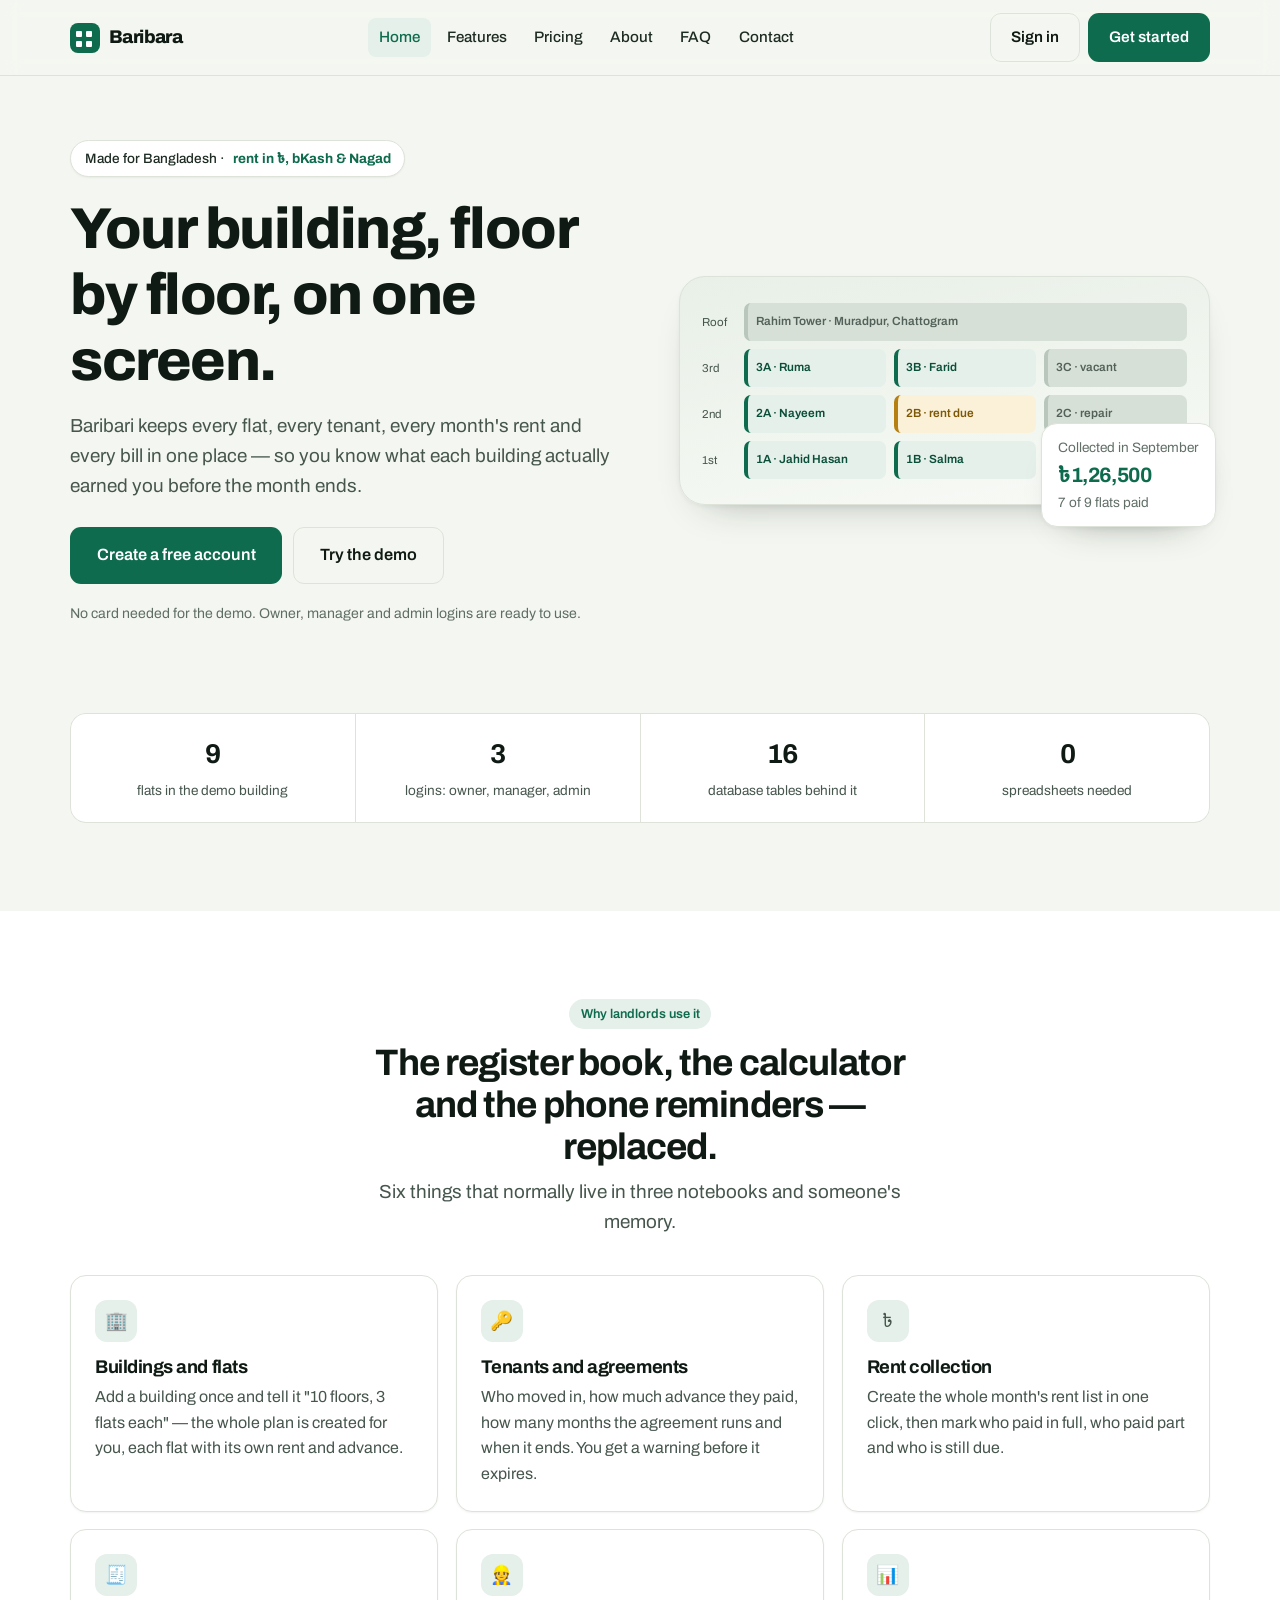
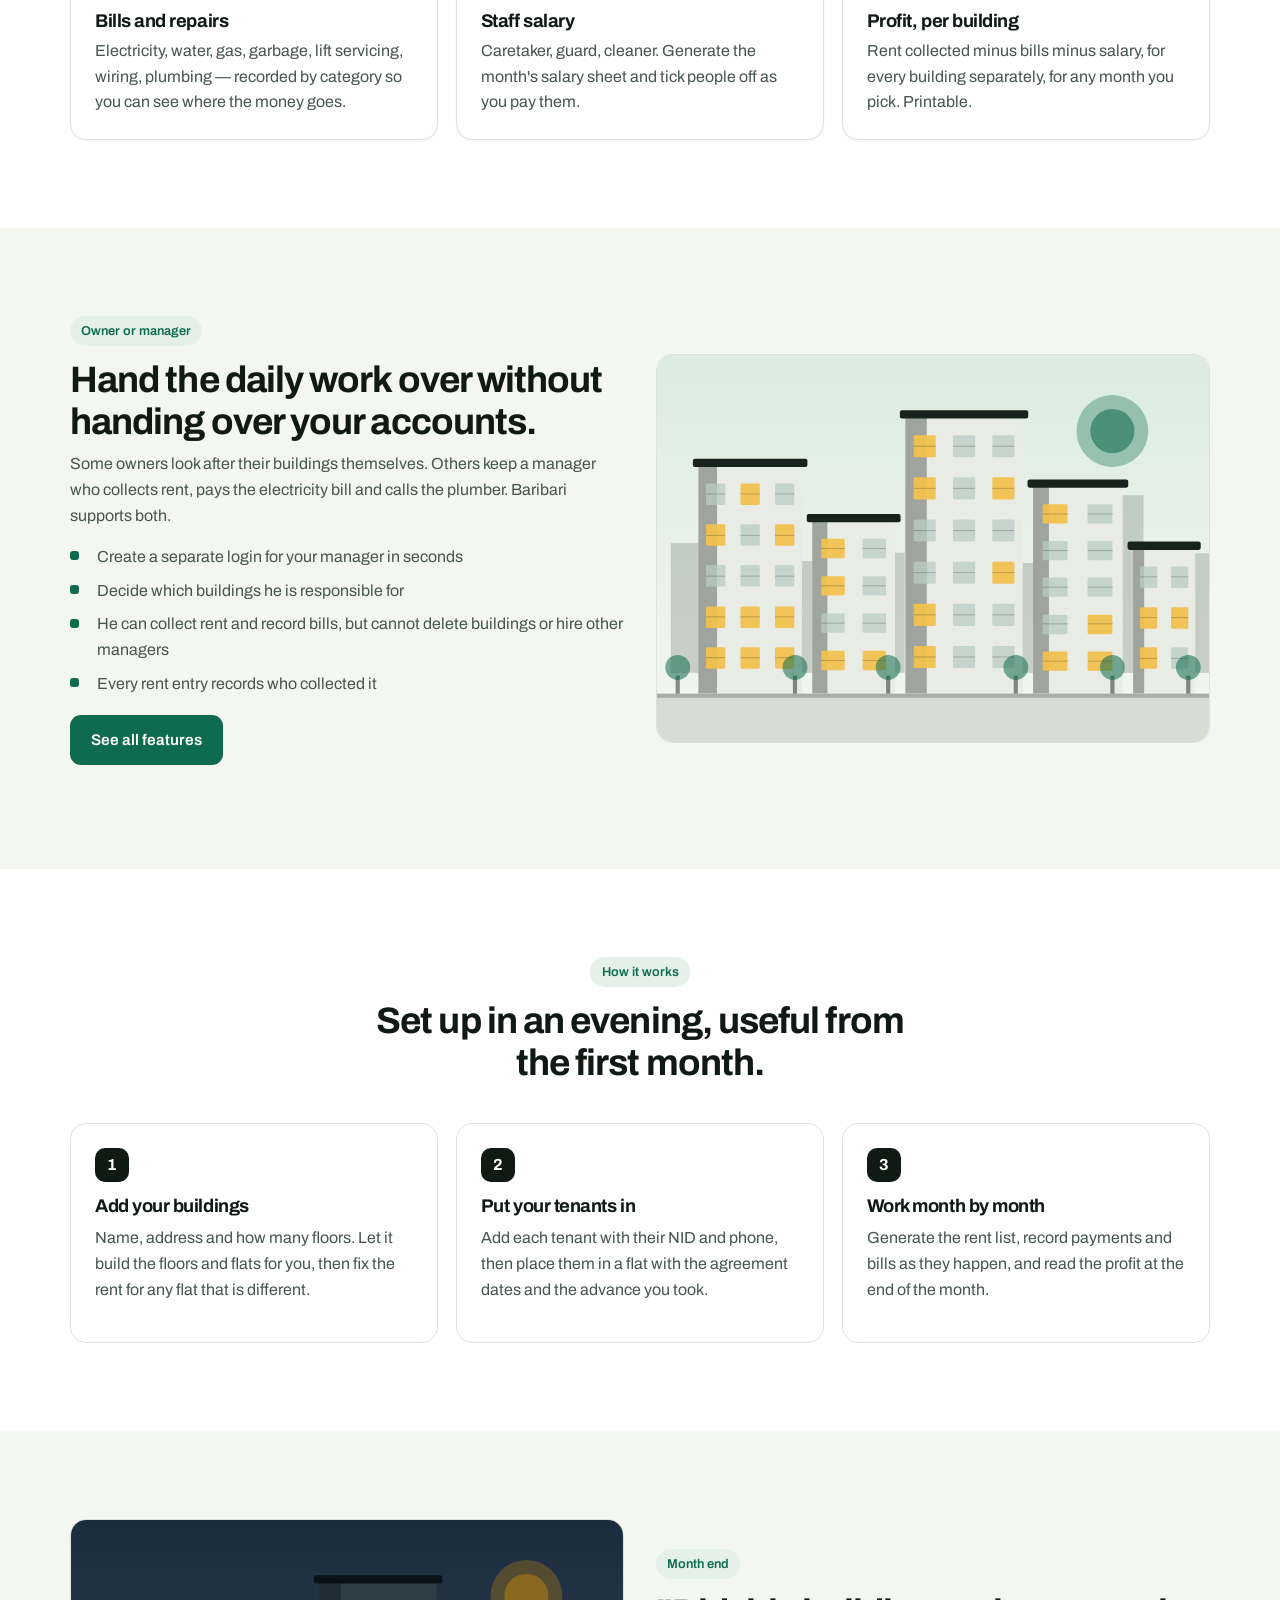
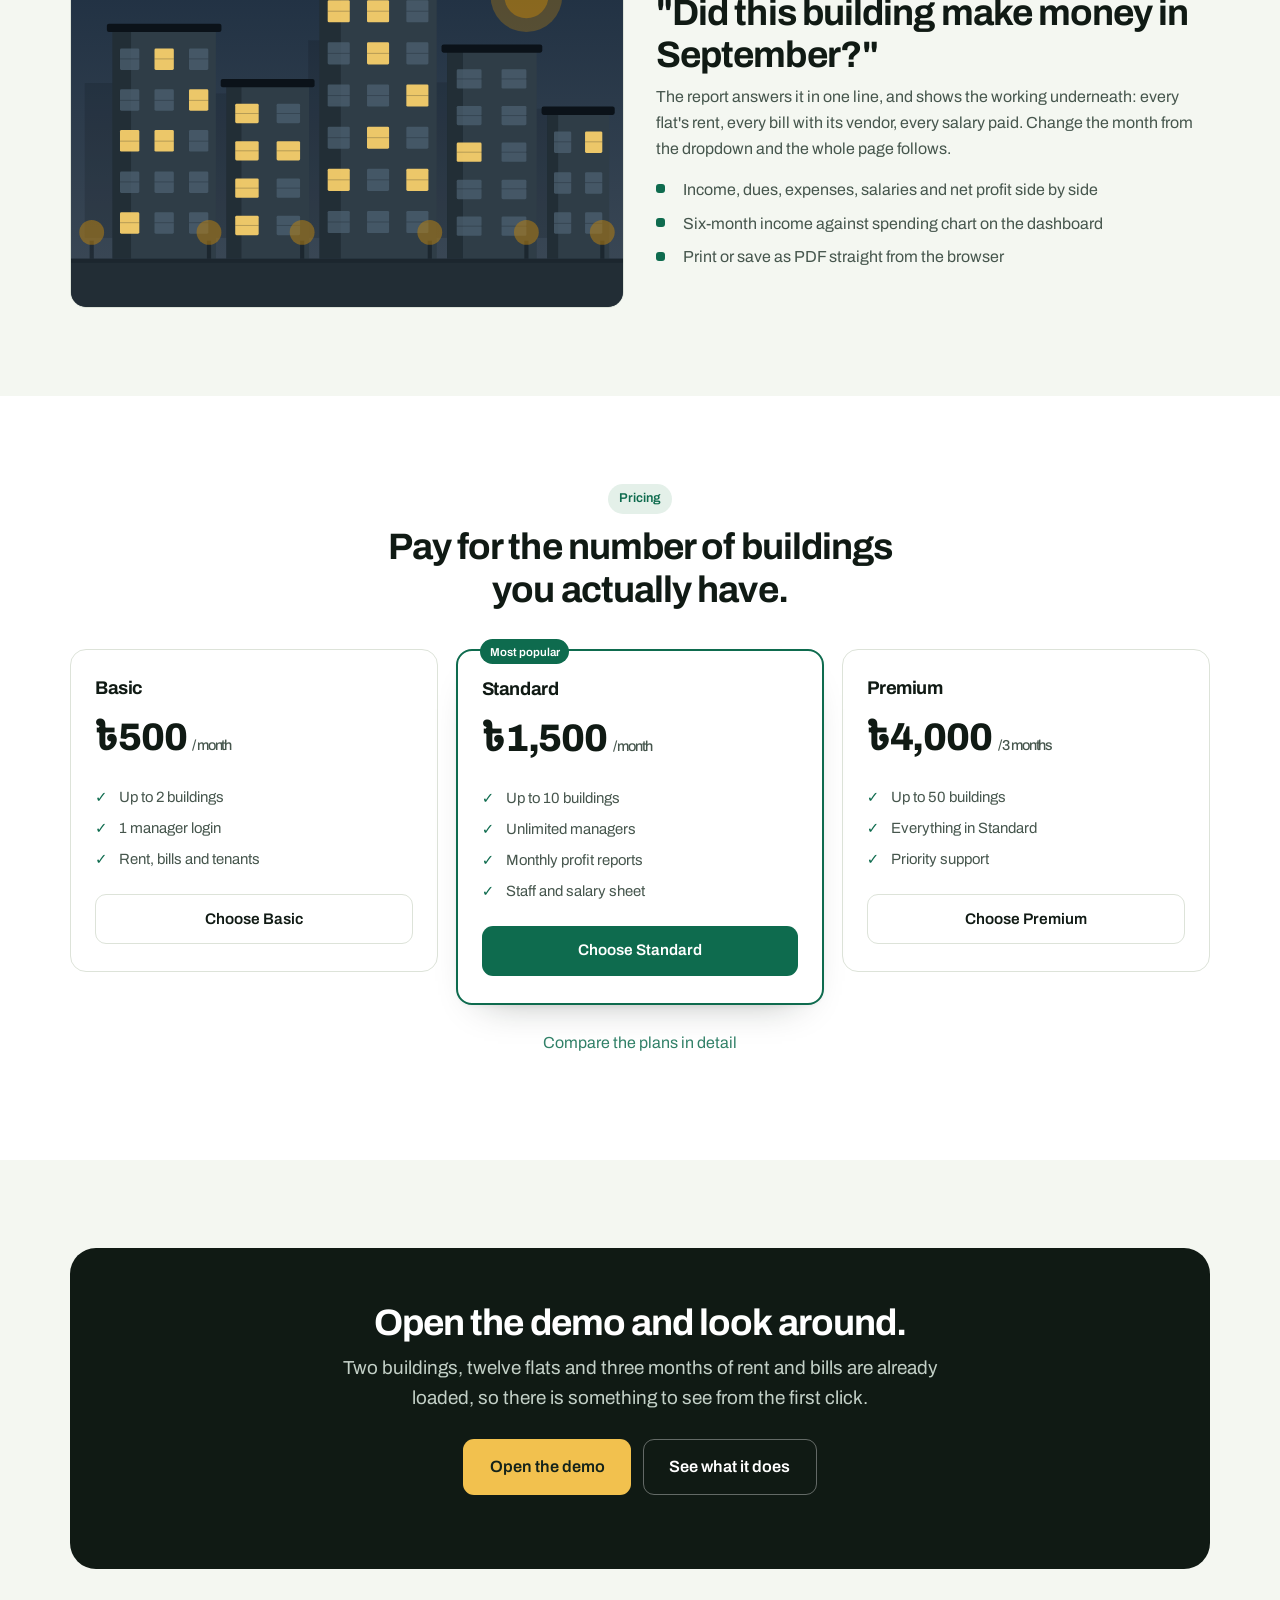
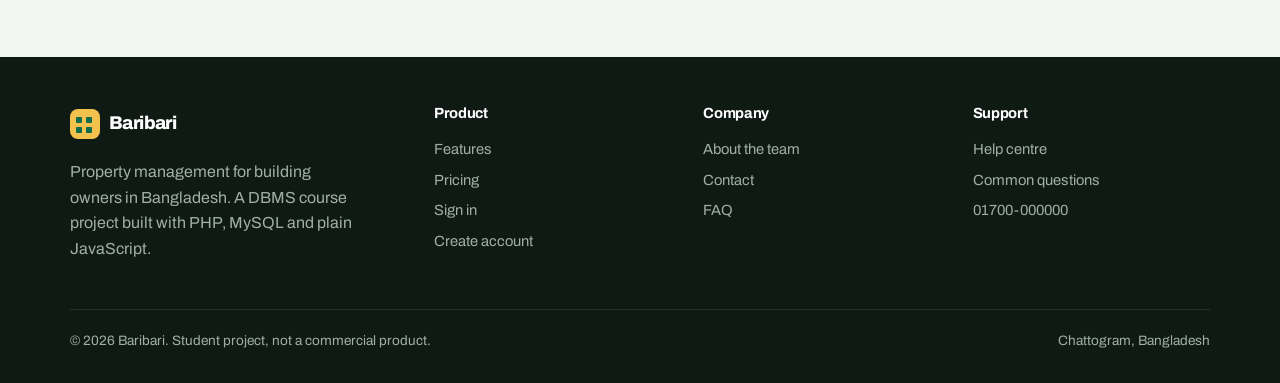
<file: pms/frontend/index.html>
<!DOCTYPE html>
<html lang="en">

<head>
  <meta charset="utf-8">
  <meta name="viewport" content="width=device-width, initial-scale=1">
  <title>Baribari — property management for Bangladeshi landlords</title>
  <meta name="description"
    content="Track buildings, floors, units, tenants, rent, bills and staff salary in one place. Built for property owners in Bangladesh.">
  <link rel="stylesheet" href="css/site.css">
</head>

<body>

  <header class="nav-bar" id="navBar">
    <div class="wrap nav-inner">
      <a class="brand" href="index.html"><span class="mark"></span><span>Baribara</span></a>
      <nav class="nav-links">
        <a href="index.html" aria-current="page">Home</a>
        <a href="features.html">Features</a>
        <a href="pricing.html">Pricing</a>
        <a href="about.html">About</a>
        <a href="faq.html">FAQ</a>
        <a href="contact.html">Contact</a>
      </nav>
      <div class="nav-cta">
        <a class="btn ghost" href="login.html">Sign in</a>
        <a class="btn" href="signup.html">Get started</a>
      </div>
      <button class="nav-toggle" id="navToggle" aria-label="Open menu" aria-expanded="false"><span></span></button>
    </div>
  </header>

  <main>

    <!-- ---------------- hero ---------------- -->
    <section class="hero">
      <div class="wrap hero-grid">
        <div>
          <span class="badge">Made for Bangladesh · <b>rent in ৳, bKash &amp; Nagad</b></span>
          <h1>Your building, floor by floor, on one screen.</h1>
          <p class="lead">Baribari keeps every flat, every tenant, every month's rent and every bill in one place —
            so you know what each building actually earned you before the month ends.</p>

          <div class="hero-actions">
            <a class="btn big" href="signup.html">Create a free account</a>
            <a class="btn big ghost" href="login.html">Try the demo</a>
          </div>
          <p class="hero-note muted">No card needed for the demo. Owner, manager and admin logins are ready to use.</p>
        </div>

        <div class="hero-art">
          <div class="plate">
            <div class="tower">
              <div class="tower-floor"><span class="lbl">1st</span>
                <div class="cell on" style="animation-delay:.05s">1A · Jahid Hasan</div>
                <div class="cell on" style="animation-delay:.1s">1B · Salma</div>
                <div class="cell" style="animation-delay:.15s">1C · vacant</div>
              </div>
              <div class="tower-floor"><span class="lbl">2nd</span>
                <div class="cell on" style="animation-delay:.2s">2A · Nayeem</div>
                <div class="cell due" style="animation-delay:.25s">2B · rent due</div>
                <div class="cell" style="animation-delay:.3s">2C · repair</div>
              </div>
              <div class="tower-floor"><span class="lbl">3rd</span>
                <div class="cell on" style="animation-delay:.35s">3A · Ruma</div>
                <div class="cell on" style="animation-delay:.4s">3B · Farid</div>
                <div class="cell" style="animation-delay:.45s">3C · vacant</div>
              </div>
              <div class="tower-floor"><span class="lbl">Roof</span>
                <div class="cell" style="animation-delay:.5s;flex:3">Rahim Tower · Muradpur, Chattogram</div>
              </div>
            </div>
          </div>
          <div class="float-card">
            <span class="muted">Collected in September</span>
            <strong class="num">৳1,26,500</strong>
            <span class="muted">7 of 9 flats paid</span>
          </div>
        </div>
      </div>
    </section>

    <!-- ---------------- numbers ---------------- -->
    <section style="padding-top:0">
      <div class="wrap">
        <div class="strip">
          <div><b class="num">9</b><span>flats in the demo building</span></div>
          <div><b class="num">3</b><span>logins: owner, manager, admin</span></div>
          <div><b class="num">16</b><span>database tables behind it</span></div>
          <div><b class="num">0</b><span>spreadsheets needed</span></div>
        </div>
      </div>
    </section>

    <!-- ---------------- features ---------------- -->
    <section class="band-soft">
      <div class="wrap">
        <div class="section-head center">
          <span class="eyebrow">Why landlords use it</span>
          <h2>The register book, the calculator and the phone reminders — replaced.</h2>
          <p class="lead">Six things that normally live in three notebooks and someone's memory.</p>
        </div>

        <div class="grid three">
          <article class="card">
            <div class="ico">🏢</div>
            <h3>Buildings and flats</h3>
            <p>Add a building once and tell it "10 floors, 3 flats each" — the whole plan is created for you,
              each flat with its own rent and advance.</p>
          </article>
          <article class="card">
            <div class="ico">🔑</div>
            <h3>Tenants and agreements</h3>
            <p>Who moved in, how much advance they paid, how many months the agreement runs and when it ends.
              You get a warning before it expires.</p>
          </article>
          <article class="card">
            <div class="ico">৳</div>
            <h3>Rent collection</h3>
            <p>Create the whole month's rent list in one click, then mark who paid in full, who paid part
              and who is still due.</p>
          </article>
          <article class="card">
            <div class="ico">🧾</div>
            <h3>Bills and repairs</h3>
            <p>Electricity, water, gas, garbage, lift servicing, wiring, plumbing — recorded by category so you can
              see where the money goes.</p>
          </article>
          <article class="card">
            <div class="ico">👷</div>
            <h3>Staff salary</h3>
            <p>Caretaker, guard, cleaner. Generate the month's salary sheet and tick people off as you pay them.</p>
          </article>
          <article class="card">
            <div class="ico">📊</div>
            <h3>Profit, per building</h3>
            <p>Rent collected minus bills minus salary, for every building separately, for any month you pick.
              Printable.</p>
          </article>
        </div>
      </div>
    </section>

    <!-- ---------------- split: owner vs manager ---------------- -->
    <section>
      <div class="wrap split">
        <div>
          <span class="eyebrow">Owner or manager</span>
          <h2>Hand the daily work over without handing over your accounts.</h2>
          <p>Some owners look after their buildings themselves. Others keep a manager who collects rent, pays the
            electricity bill and calls the plumber. Baribari supports both.</p>
          <ul class="ticks">
            <li>Create a separate login for your manager in seconds</li>
            <li>Decide which buildings he is responsible for</li>
            <li>He can collect rent and record bills, but cannot delete buildings or hire other managers</li>
            <li>Every rent entry records who collected it</li>
          </ul>
          <p style="margin-top:1.2rem"><a class="btn" href="features.html">See all features</a></p>
        </div>
        <div class="split-media">
          <img src="images/city-day.svg" alt="Illustration of a row of apartment buildings" loading="lazy">
        </div>
      </div>
    </section>

    <!-- ---------------- how it works ---------------- -->
    <section class="band-soft">
      <div class="wrap">
        <div class="section-head center">
          <span class="eyebrow">How it works</span>
          <h2>Set up in an evening, useful from the first month.</h2>
        </div>
        <div class="steps">
          <div class="step">
            <h3>Add your buildings</h3>
            <p>Name, address and how many floors. Let it build the floors and flats for you, then fix the rent
              for any flat that is different.</p>
          </div>
          <div class="step">
            <h3>Put your tenants in</h3>
            <p>Add each tenant with their NID and phone, then place them in a flat with the agreement dates and
              the advance you took.</p>
          </div>
          <div class="step">
            <h3>Work month by month</h3>
            <p>Generate the rent list, record payments and bills as they happen, and read the profit at the end
              of the month.</p>
          </div>
        </div>
      </div>
    </section>

    <!-- ---------------- split: reports ---------------- -->
    <section>
      <div class="wrap split flip">
        <div>
          <span class="eyebrow">Month end</span>
          <h2>"Did this building make money in September?"</h2>
          <p>The report answers it in one line, and shows the working underneath: every flat's rent, every bill
            with its vendor, every salary paid. Change the month from the dropdown and the whole page follows.</p>
          <ul class="ticks">
            <li>Income, dues, expenses, salaries and net profit side by side</li>
            <li>Six-month income against spending chart on the dashboard</li>
            <li>Print or save as PDF straight from the browser</li>
          </ul>
        </div>
        <div class="split-media">
          <img src="images/city-evening.svg" alt="Illustration of apartment buildings at night with lit windows"
            loading="lazy">
        </div>
      </div>
    </section>

    <!-- ---------------- pricing preview ---------------- -->
    <section class="band-soft">
      <div class="wrap">
        <div class="section-head center">
          <span class="eyebrow">Pricing</span>
          <h2>Pay for the number of buildings you actually have.</h2>
        </div>
        <div class="plans">
          <div class="plan">
            <h3>Basic</h3>
            <div class="price">৳500 <small>/ month</small></div>
            <ul>
              <li>Up to 2 buildings</li>
              <li>1 manager login</li>
              <li>Rent, bills and tenants</li>
            </ul>
            <a class="btn ghost wide" href="signup.html">Choose Basic</a>
          </div>
          <div class="plan featured">
            <h3>Standard</h3>
            <div class="price">৳1,500 <small>/ month</small></div>
            <ul>
              <li>Up to 10 buildings</li>
              <li>Unlimited managers</li>
              <li>Monthly profit reports</li>
              <li>Staff and salary sheet</li>
            </ul>
            <a class="btn wide" href="signup.html">Choose Standard</a>
          </div>
          <div class="plan">
            <h3>Premium</h3>
            <div class="price">৳4,000 <small>/ 3 months</small></div>
            <ul>
              <li>Up to 50 buildings</li>
              <li>Everything in Standard</li>
              <li>Priority support</li>
            </ul>
            <a class="btn ghost wide" href="signup.html">Choose Premium</a>
          </div>
        </div>
        <p class="center muted" style="margin-top:1.6rem"><a href="pricing.html">Compare the plans in detail</a></p>
      </div>
    </section>

    <!-- ---------------- cta ---------------- -->
    <section>
      <div class="wrap">
        <div class="cta-band">
          <h2>Open the demo and look around.</h2>
          <p class="lead center" style="margin-inline:auto">Two buildings, twelve flats and three months of rent and
            bills are already loaded, so there is something to see from the first click.</p>
          <div class="hero-actions">
            <a class="btn big on-dark" href="login.html">Open the demo</a>
            <a class="btn big on-dark ghost" href="features.html">See what it does</a>
          </div>
        </div>
      </div>
    </section>

  </main>

  <footer>
    <div class="wrap">
      <div class="foot-grid">
        <div>
          <a class="brand light" href="index.html"><span class="mark"></span><span>Baribari</span></a>
          <p style="margin-top:.8rem;max-width:32ch">Property management for building owners in Bangladesh.
            A DBMS course project built with PHP, MySQL and plain JavaScript.</p>
        </div>
        <div>
          <h4>Product</h4>
          <a href="features.html">Features</a>
          <a href="pricing.html">Pricing</a>
          <a href="login.html">Sign in</a>
          <a href="signup.html">Create account</a>
        </div>
        <div>
          <h4>Company</h4>
          <a href="about.html">About the team</a>
          <a href="contact.html">Contact</a>
          <a href="faq.html">FAQ</a>
        </div>
        <div>
          <h4>Support</h4>
          <a href="contact.html">Help centre</a>
          <a href="faq.html">Common questions</a>
          <a href="tel:+8801700000000">01700-000000</a>
        </div>
      </div>
      <div class="foot-bottom">
        <span>© 2026 Baribari. Student project, not a commercial product.</span>
        <span>Chattogram, Bangladesh</span>
      </div>
    </div>
  </footer>

  <script src="js/site.js"></script>
</body>

</html>
</file>
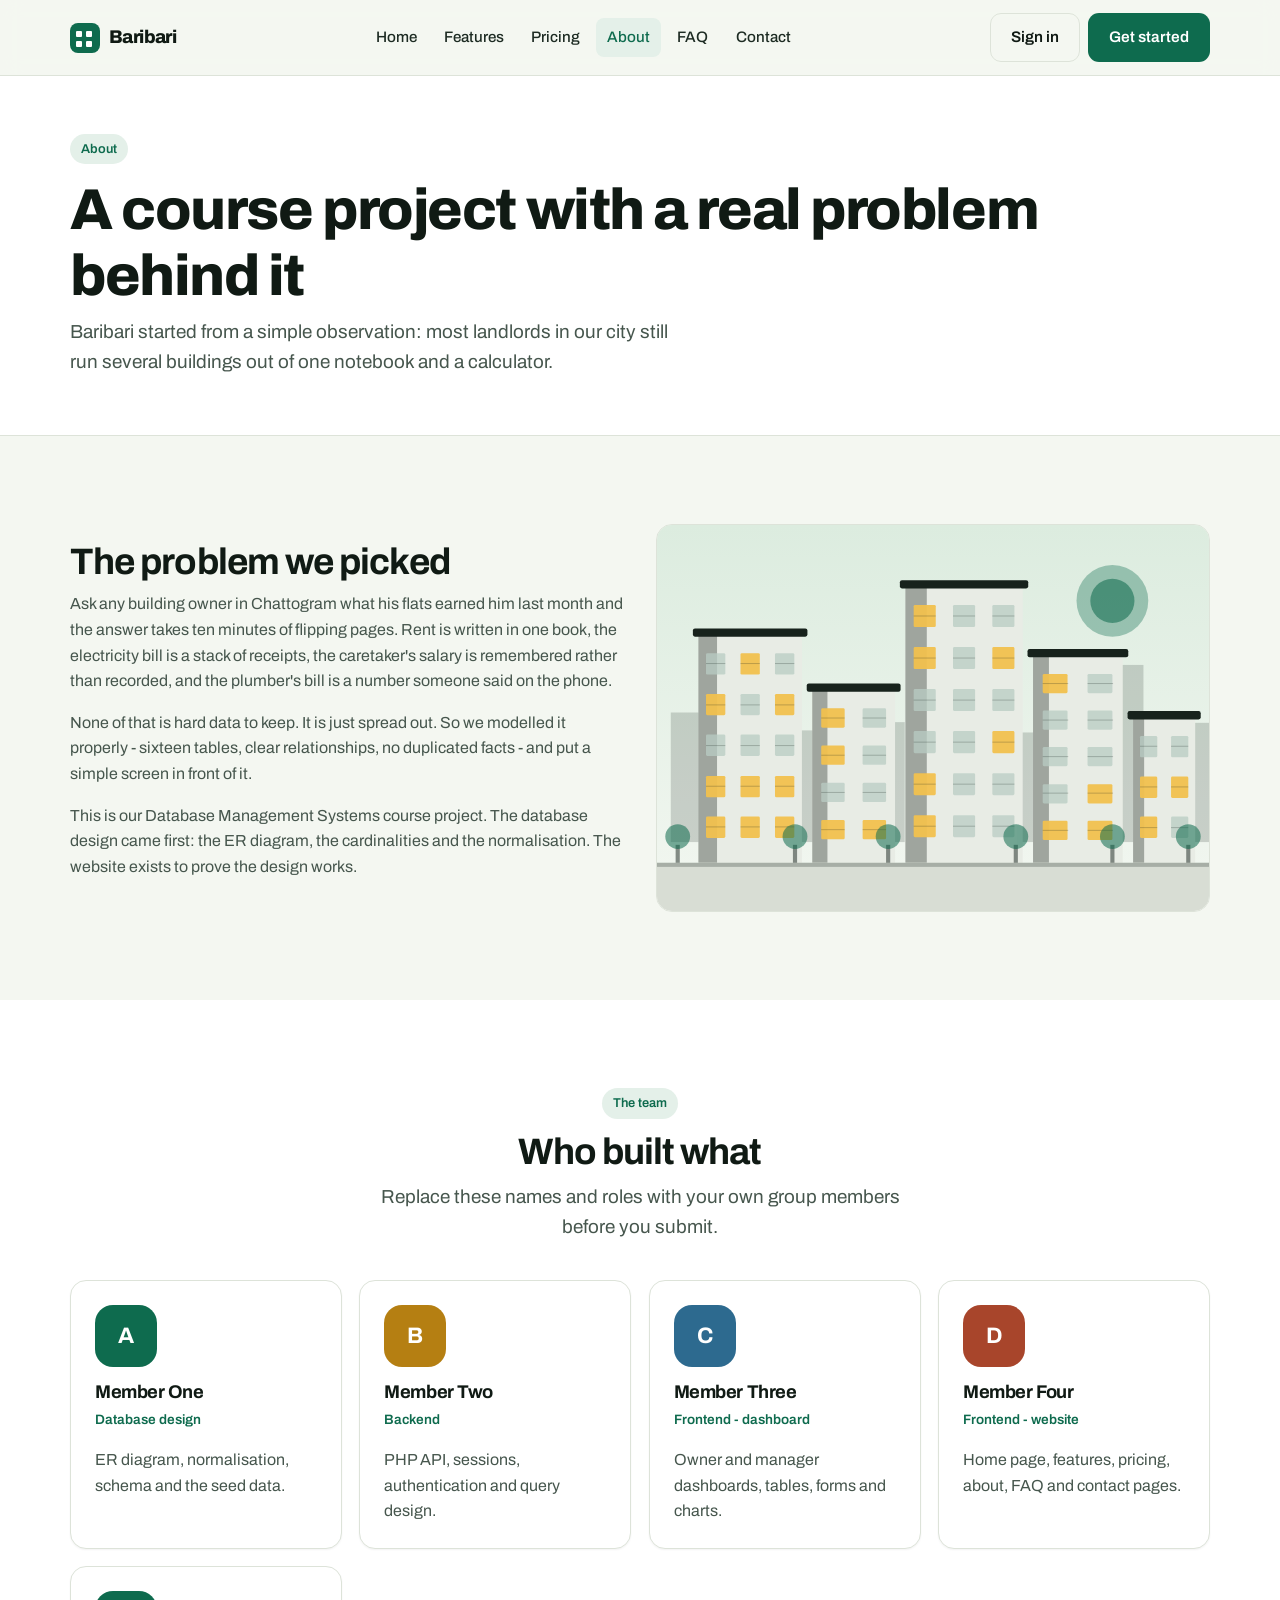
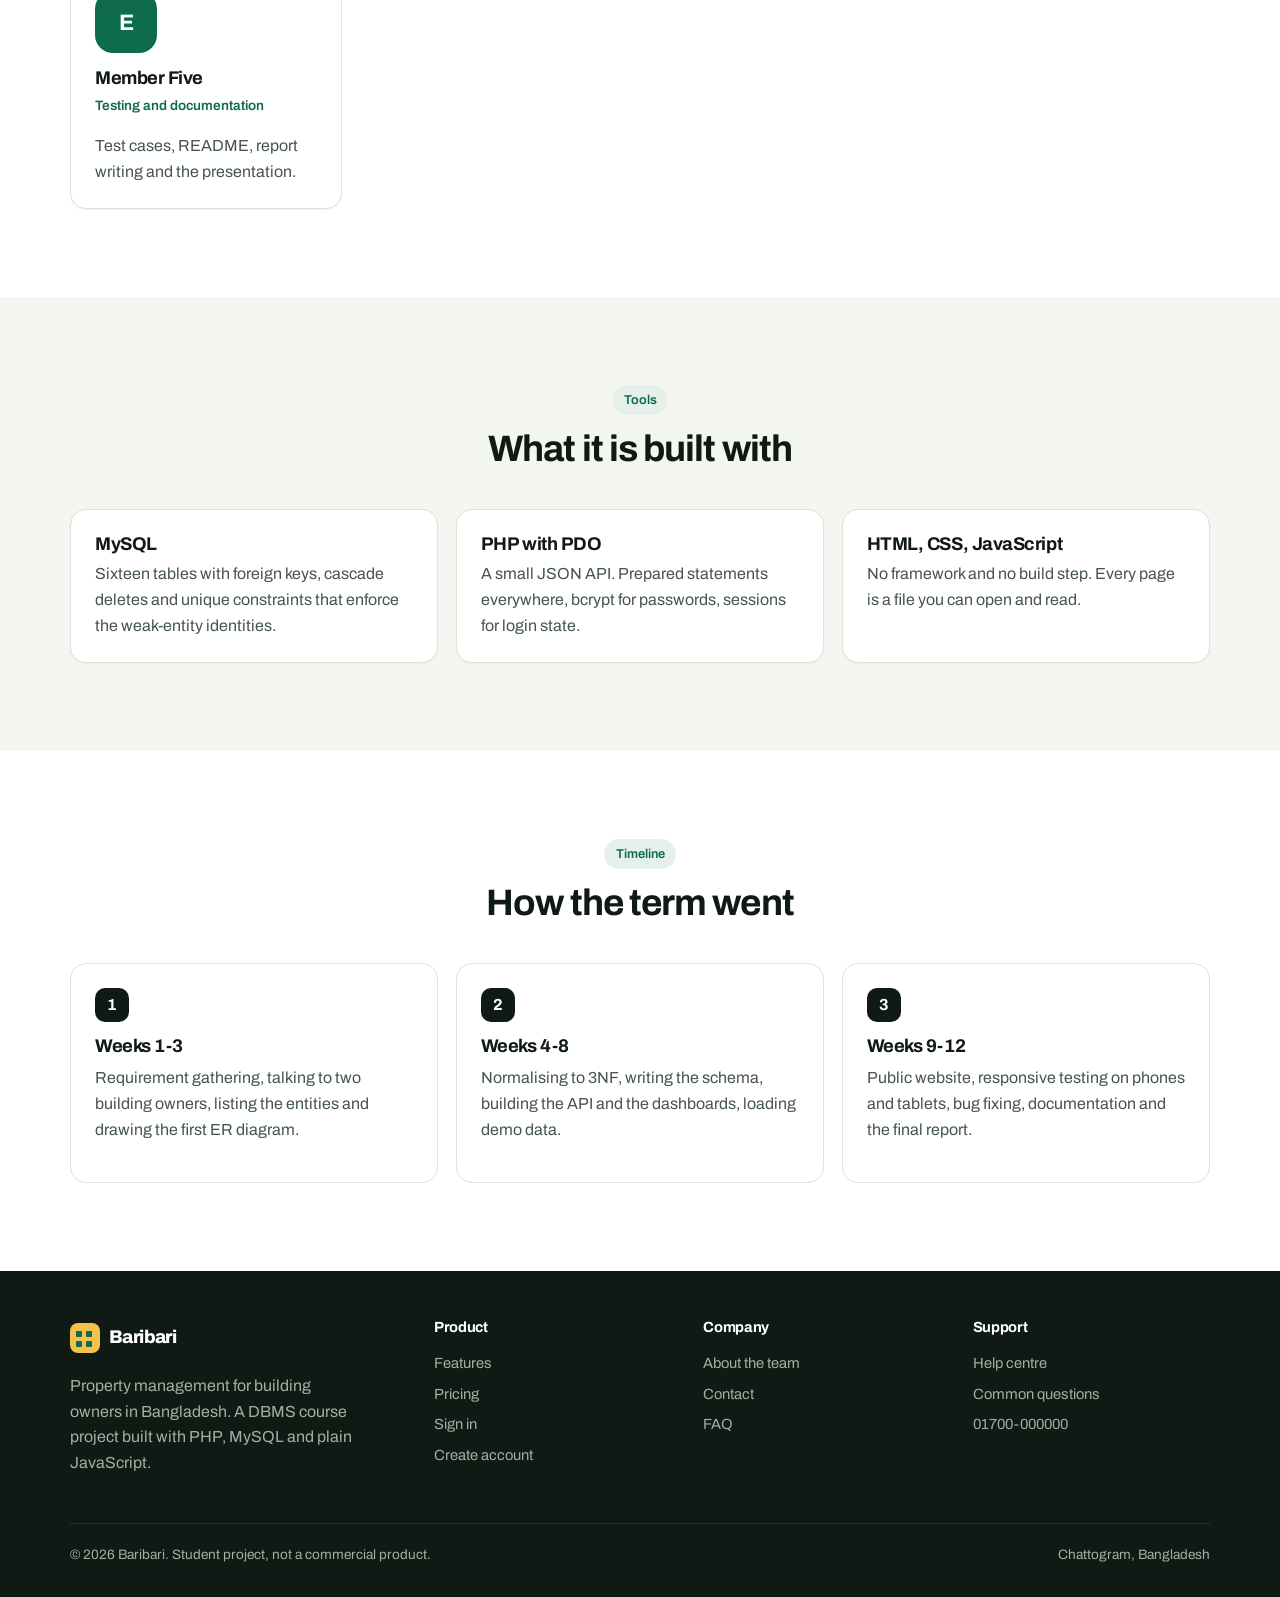
<file: pms/frontend/about.html>
<!DOCTYPE html>
<html lang="en">

<head>
  <meta charset="utf-8">
  <meta name="viewport" content="width=device-width, initial-scale=1">
  <title>About — Baribari</title>
  <meta name="description" content="The team behind the project and the tools we used.">
  <link rel="stylesheet" href="css/site.css">
</head>

<body>

  <header class="nav-bar" id="navBar">
    <div class="wrap nav-inner">
      <a class="brand" href="index.html"><span class="mark"></span><span>Baribari</span></a>
      <nav class="nav-links">
        <a href="index.html">Home</a>
        <a href="features.html">Features</a>
        <a href="pricing.html">Pricing</a>
        <a href="about.html" aria-current="page">About</a>
        <a href="faq.html">FAQ</a>
        <a href="contact.html">Contact</a>
      </nav>
      <div class="nav-cta">
        <a class="btn ghost" href="login.html">Sign in</a>
        <a class="btn" href="signup.html">Get started</a>
      </div>
      <button class="nav-toggle" id="navToggle" aria-label="Open menu" aria-expanded="false"><span></span></button>
    </div>
  </header>

  <main>
    <section class="page-head">
      <div class="wrap">
        <span class="eyebrow">About</span>
        <h1>A course project with a real problem behind it</h1>
        <p class="lead">Baribari started from a simple observation: most landlords in our city still run several
          buildings out of one notebook and a calculator.</p>
      </div>
    </section>

    <section>
      <div class="wrap split">
        <div>
          <h2>The problem we picked</h2>
          <p>Ask any building owner in Chattogram what his flats earned him last month and the answer takes ten
            minutes of flipping pages. Rent is written in one book, the electricity bill is a stack of receipts,
            the caretaker's salary is remembered rather than recorded, and the plumber's bill is a number someone
            said on the phone.</p>
          <p>None of that is hard data to keep. It is just spread out. So we modelled it properly - sixteen tables,
            clear relationships, no duplicated facts - and put a simple screen in front of it.</p>
          <p>This is our Database Management Systems course project. The database design came first: the ER diagram,
            the cardinalities and the normalisation. The website exists to prove the design works.</p>
        </div>
        <div class="split-media">
          <img src="images/city-day.svg" alt="Illustration of apartment buildings" loading="lazy">
        </div>
      </div>
    </section>

    <section class="band-soft">
      <div class="wrap">
        <div class="section-head center">
          <span class="eyebrow">The team</span>
          <h2>Who built what</h2>
          <p class="lead">Replace these names and roles with your own group members before you submit.</p>
        </div>
        <div class="team">
          <article class="card">
            <div class="avatar">A</div>
            <h3>Member One</h3>
            <p class="role">Database design</p>
            <p>ER diagram, normalisation, schema and the seed data.</p>
          </article>
          <article class="card">
            <div class="avatar b2">B</div>
            <h3>Member Two</h3>
            <p class="role">Backend</p>
            <p>PHP API, sessions, authentication and query design.</p>
          </article>
          <article class="card">
            <div class="avatar b3">C</div>
            <h3>Member Three</h3>
            <p class="role">Frontend - dashboard</p>
            <p>Owner and manager dashboards, tables, forms and charts.</p>
          </article>
          <article class="card">
            <div class="avatar b4">D</div>
            <h3>Member Four</h3>
            <p class="role">Frontend - website</p>
            <p>Home page, features, pricing, about, FAQ and contact pages.</p>
          </article>
          <article class="card">
            <div class="avatar">E</div>
            <h3>Member Five</h3>
            <p class="role">Testing and documentation</p>
            <p>Test cases, README, report writing and the presentation.</p>
          </article>
        </div>
      </div>
    </section>

    <section>
      <div class="wrap">
        <div class="section-head center"><span class="eyebrow">Tools</span>
          <h2>What it is built with</h2>
        </div>
        <div class="grid three">
          <article class="card">
            <h3>MySQL</h3>
            <p>Sixteen tables with foreign keys, cascade deletes and unique
              constraints that enforce the weak-entity identities.</p>
          </article>
          <article class="card">
            <h3>PHP with PDO</h3>
            <p>A small JSON API. Prepared statements everywhere,
              bcrypt for passwords, sessions for login state.</p>
          </article>
          <article class="card">
            <h3>HTML, CSS, JavaScript</h3>
            <p>No framework and no build step. Every page is a
              file you can open and read.</p>
          </article>
        </div>
      </div>
    </section>

    <section class="band-soft">
      <div class="wrap">
        <div class="section-head center"><span class="eyebrow">Timeline</span>
          <h2>How the term went</h2>
        </div>
        <div class="steps">
          <div class="step">
            <h3>Weeks 1-3</h3>
            <p>Requirement gathering, talking to two building owners, listing the
              entities and drawing the first ER diagram.</p>
          </div>
          <div class="step">
            <h3>Weeks 4-8</h3>
            <p>Normalising to 3NF, writing the schema, building the API and the
              dashboards, loading demo data.</p>
          </div>
          <div class="step">
            <h3>Weeks 9-12</h3>
            <p>Public website, responsive testing on phones and tablets,
              bug fixing, documentation and the final report.</p>
          </div>
        </div>
      </div>
    </section>

  </main>

  <footer>
    <div class="wrap">
      <div class="foot-grid">
        <div>
          <a class="brand light" href="index.html"><span class="mark"></span><span>Baribari</span></a>
          <p style="margin-top:.8rem;max-width:32ch">Property management for building owners in Bangladesh.
            A DBMS course project built with PHP, MySQL and plain JavaScript.</p>
        </div>
        <div>
          <h4>Product</h4>
          <a href="features.html">Features</a>
          <a href="pricing.html">Pricing</a>
          <a href="login.html">Sign in</a>
          <a href="signup.html">Create account</a>
        </div>
        <div>
          <h4>Company</h4>
          <a href="about.html">About the team</a>
          <a href="contact.html">Contact</a>
          <a href="faq.html">FAQ</a>
        </div>
        <div>
          <h4>Support</h4>
          <a href="contact.html">Help centre</a>
          <a href="faq.html">Common questions</a>
          <a href="tel:+8801700000000">01700-000000</a>
        </div>
      </div>
      <div class="foot-bottom">
        <span>&copy; 2026 Baribari. Student project, not a commercial product.</span>
        <span>Chattogram, Bangladesh</span>
      </div>
    </div>
  </footer>

  <script src="js/site.js"></script>

</body>

</html>
</file>
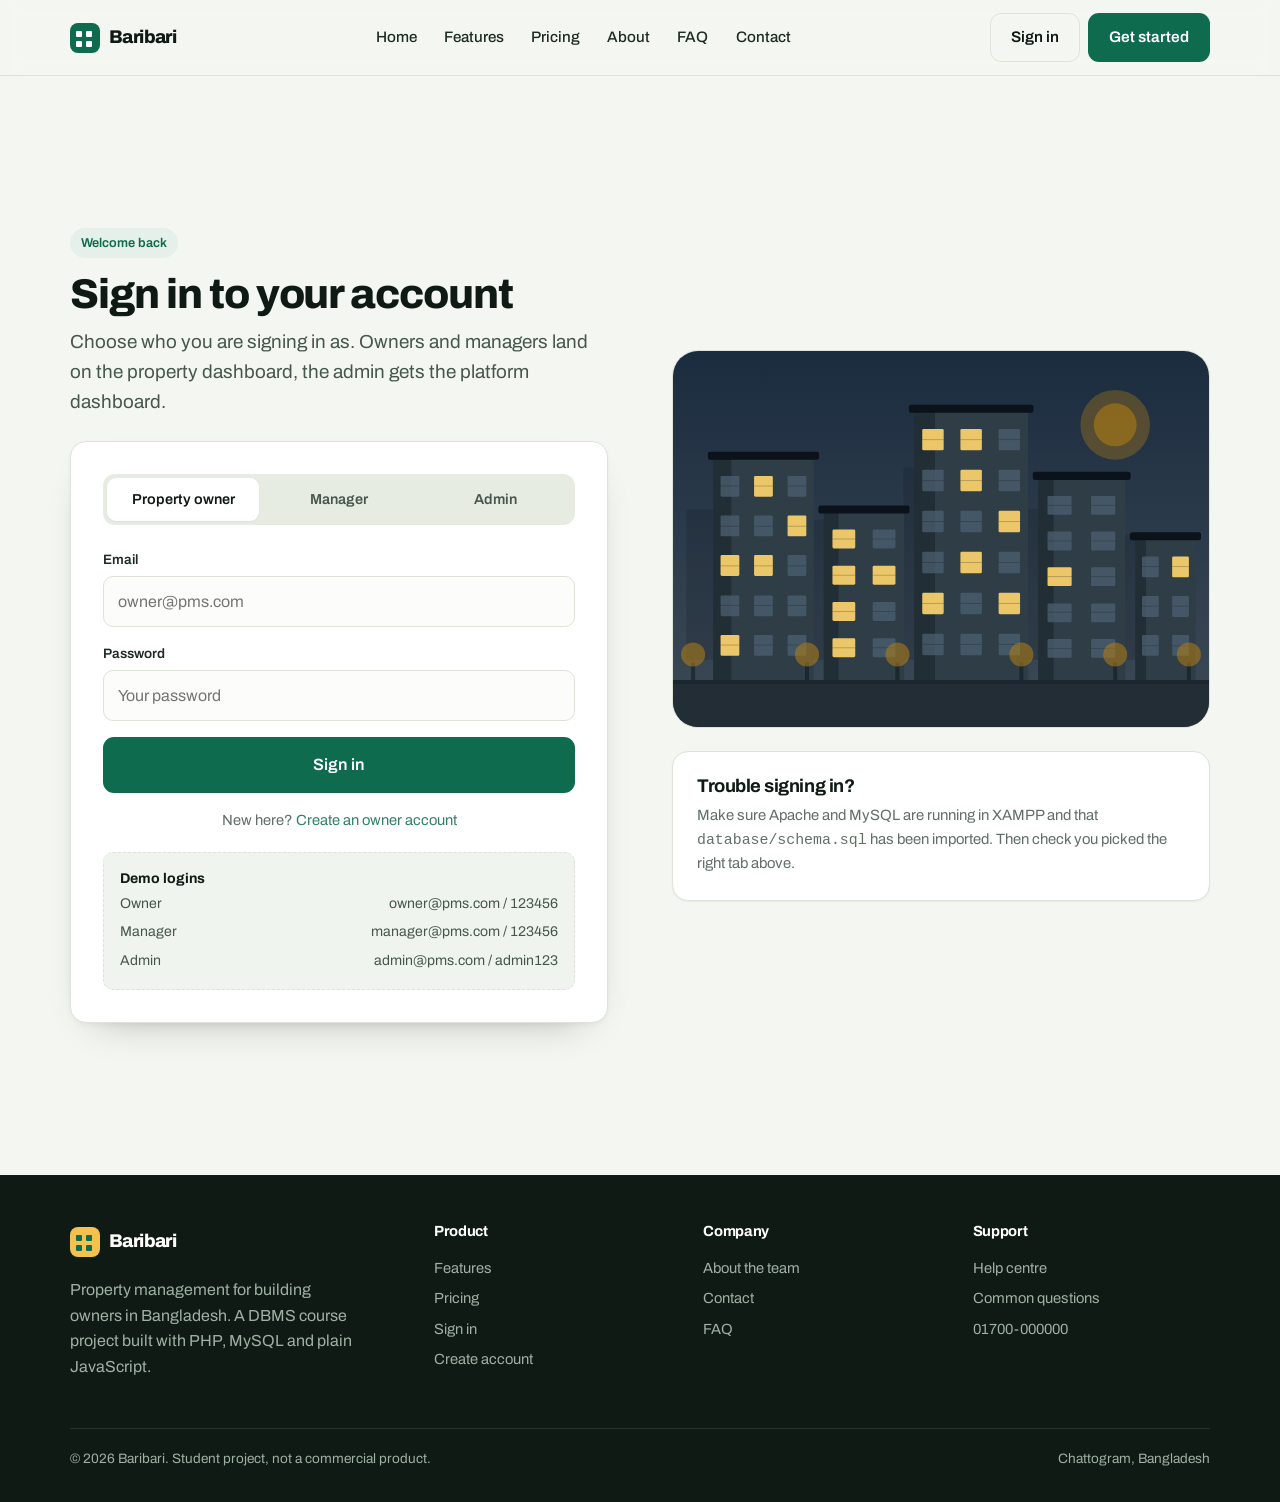
<file: pms/frontend/admin.html>
<!DOCTYPE html>
<html lang="en">

<head>
  <meta charset="utf-8">
  <meta name="viewport" content="width=device-width, initial-scale=1">
  <title>Admin — Baribari</title>
  <link rel="stylesheet" href="css/style.css">
  <style>
    .sidebar {
      background: #10190f;
    }

    .nav button.active {
      background: #7a5c0c;
    }

    .brand-mark span.dot {
      background: #b57f12;
    }
  </style>
</head>

<body>

  <div class="app-bar">
    <div class="brand-mark"><span class="dot"></span> Baribari</div>
    <button id="sideToggle" aria-label="Open menu" aria-expanded="false">&#9776;</button>
  </div>

  <div class="shell">
    <aside class="sidebar">
      <div>
        <div class="brand-mark"><span class="dot"></span> Baribari</div>
        <div class="side-role">System admin</div>
      </div>

      <nav class="nav" id="nav">
        <button data-view="overview" class="active">Platform overview</button>
        <button data-view="owners">Subscribers</button>
        <button data-view="subs">Subscriptions</button>
        <button data-view="plans">Plans &amp; pricing</button>
      </nav>

      <div class="side-foot">
        <div id="whoName" style="color:#fff;font-weight:500"></div>
        <div id="whoEmail" style="font-size:.8rem;color:#8ea092"></div>
        <a href="index.html">&#8592; View website</a>
        <button class="btn ghost small" id="logout" style="margin-top:.6rem;width:100%">Sign out</button>
      </div>
    </aside>

    <main class="main" id="main">
      <div class="empty">Loading…</div>
    </main>
  </div>

  <script src="js/api.js"></script>
  <script src="js/admin.js"></script>

  <script>
    /* mobile: show and hide the sidebar */
    (function () {
      var t = document.getElementById('sideToggle');
      var s = document.querySelector('.sidebar');
      if (!t || !s) return;
      t.addEventListener('click', function () {
        var open = s.classList.toggle('open');
        t.setAttribute('aria-expanded', open ? 'true' : 'false');
      });
      s.addEventListener('click', function (e) {
        if (e.target.closest('.nav button') && window.innerWidth <= 860) s.classList.remove('open');
      });
    })();
  </script>
</body>

</html>
</file>
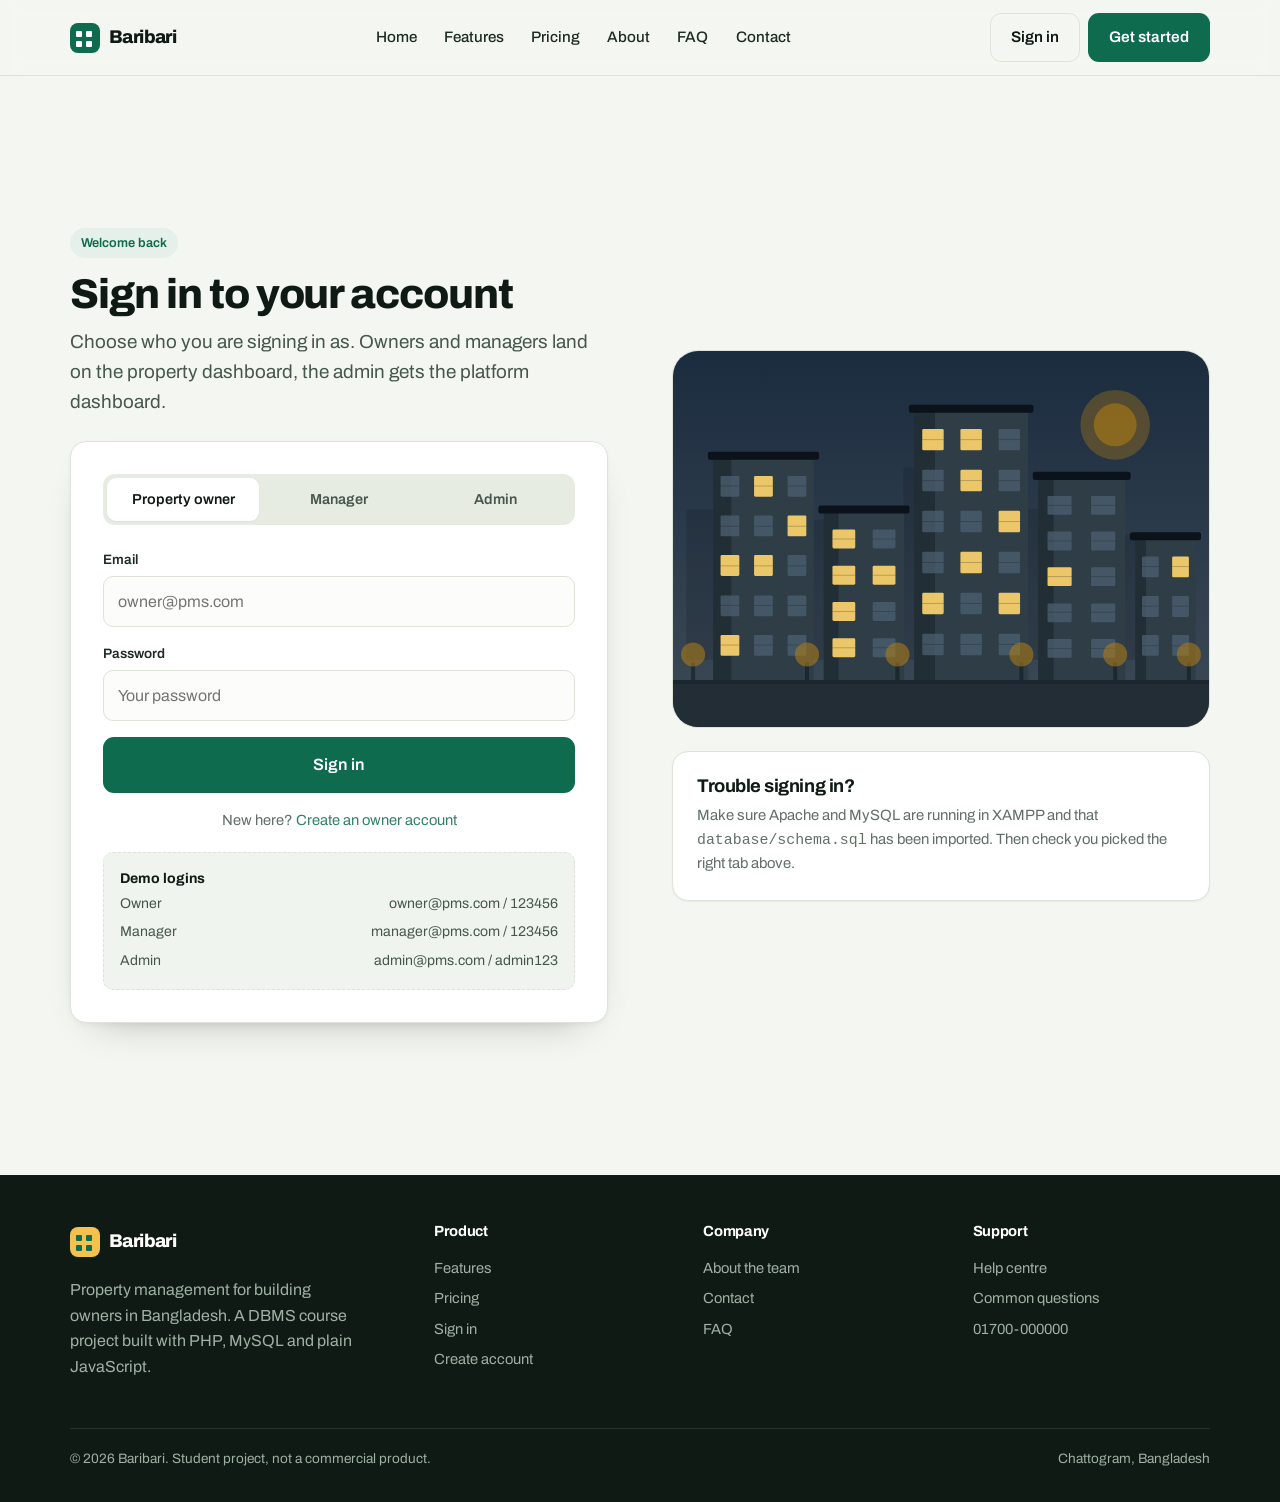
<file: pms/frontend/app.html>
<!DOCTYPE html>
<html lang="en">

<head>
  <meta charset="utf-8">
  <meta name="viewport" content="width=device-width, initial-scale=1">
  <title>Dashboard — Baribari</title>
  <link rel="stylesheet" href="css/style.css">
</head>

<body>

  <div class="app-bar">
    <div class="brand-mark"><span class="dot"></span> Baribari</div>
    <button id="sideToggle" aria-label="Open menu" aria-expanded="false">&#9776;</button>
  </div>

  <div class="shell">
    <aside class="sidebar">
      <div>
        <div class="brand-mark"><span class="dot"></span> Baribari</div>
        <div class="side-role" id="roleBadge">loading…</div>
      </div>

      <nav class="nav" id="nav">
        <button data-view="overview" class="active">Overview</button>
        <button data-view="properties">Properties</button>
        <button data-view="tenants">Tenants</button>
        <button data-view="leases">Leases</button>
        <button data-view="rent">Rent collection</button>
        <button data-view="expenses">Expenses &amp; bills</button>
        <button data-view="staff">Staff &amp; salary</button>
        <button data-view="maintenance">Maintenance</button>
        <button data-view="managers" id="navManagers">Managers</button>
        <button data-view="reports">Monthly report</button>
      </nav>

      <div class="side-foot">
        <div id="whoName" style="color:#fff;font-weight:500"></div>
        <div id="whoEmail" style="font-size:.8rem;color:#8ea092"></div>
        <a href="index.html">&#8592; View website</a>
        <button class="btn ghost small" id="logout" style="margin-top:.6rem;width:100%">Sign out</button>
      </div>
    </aside>

    <main class="main" id="main">
      <div class="empty">Loading your dashboard…</div>
    </main>
  </div>

  <script src="js/api.js"></script>
  <script src="js/app.js"></script>

  <script>
    /* mobile: show and hide the sidebar */
    (function () {
      var t = document.getElementById('sideToggle');
      var s = document.querySelector('.sidebar');
      if (!t || !s) return;
      t.addEventListener('click', function () {
        var open = s.classList.toggle('open');
        t.setAttribute('aria-expanded', open ? 'true' : 'false');
      });
      s.addEventListener('click', function (e) {
        if (e.target.closest('.nav button') && window.innerWidth <= 860) s.classList.remove('open');
      });
    })();
  </script>
</body>

</html>
</file>
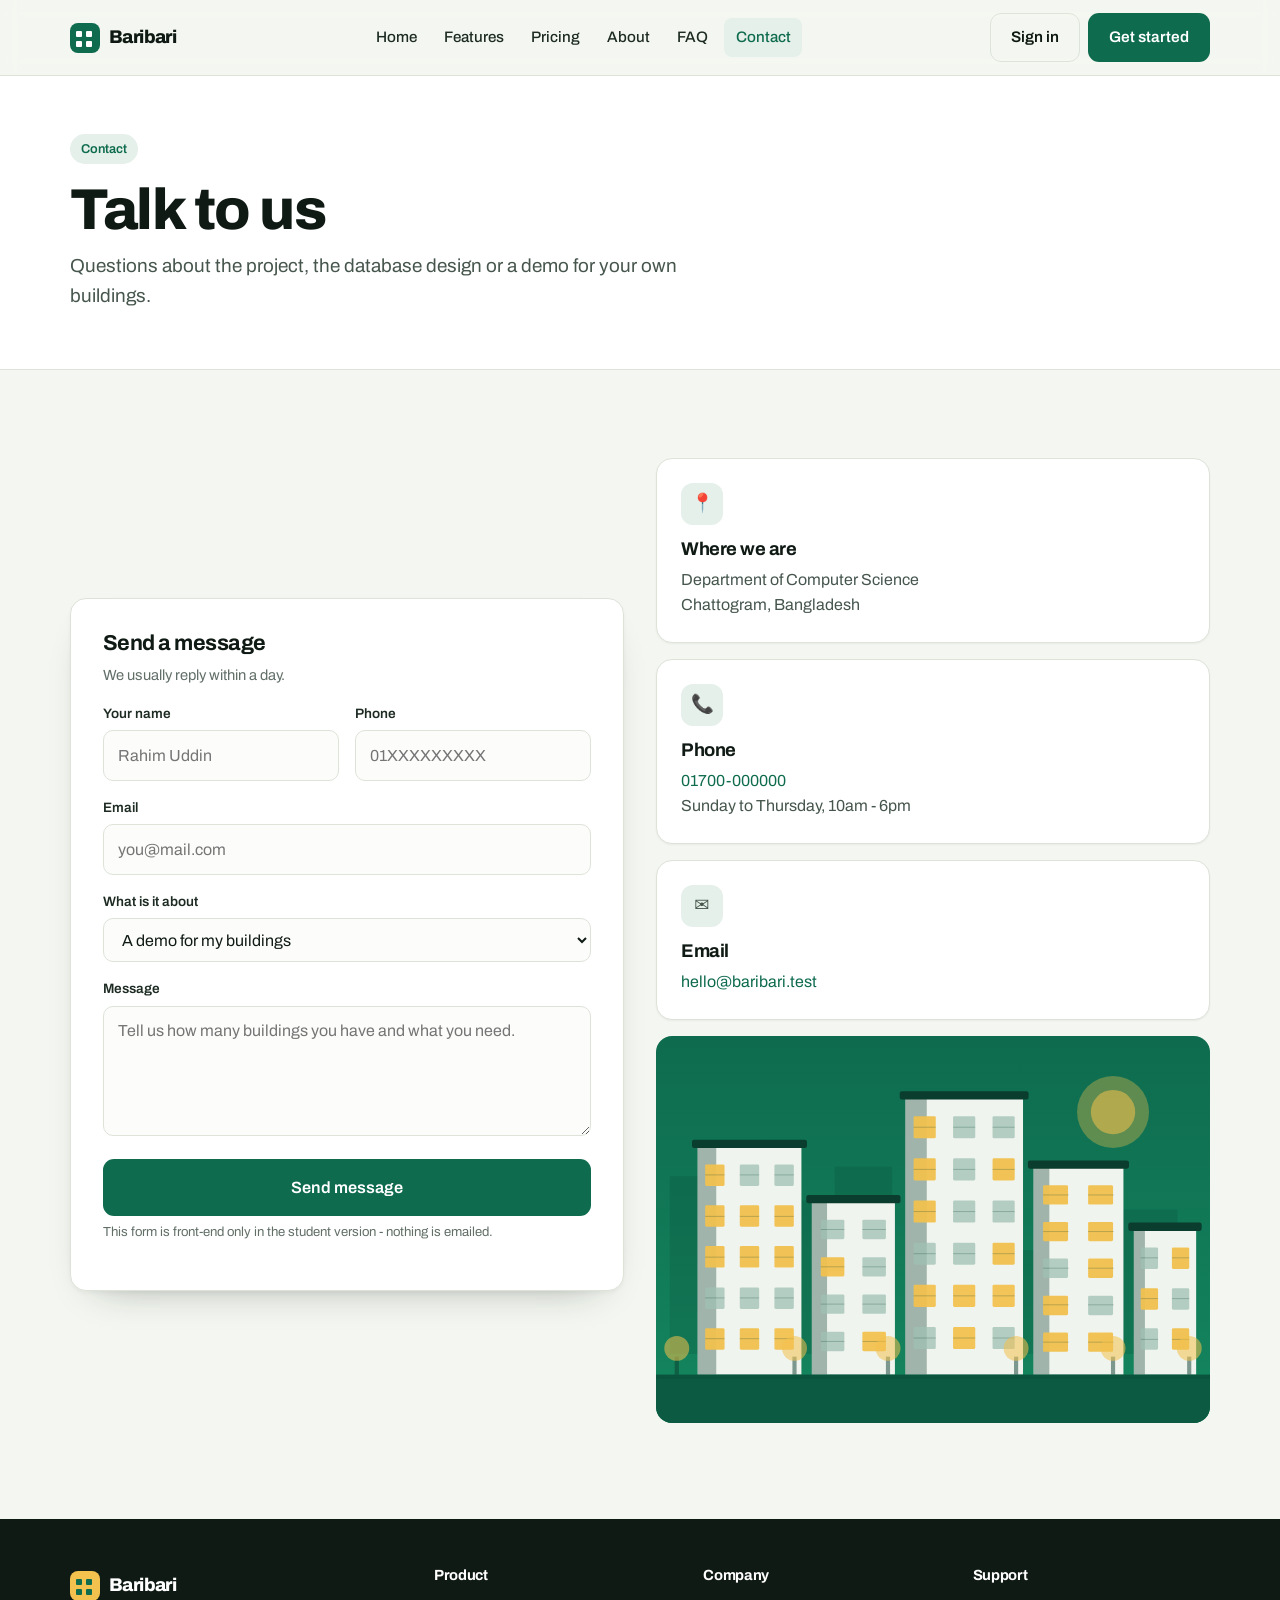
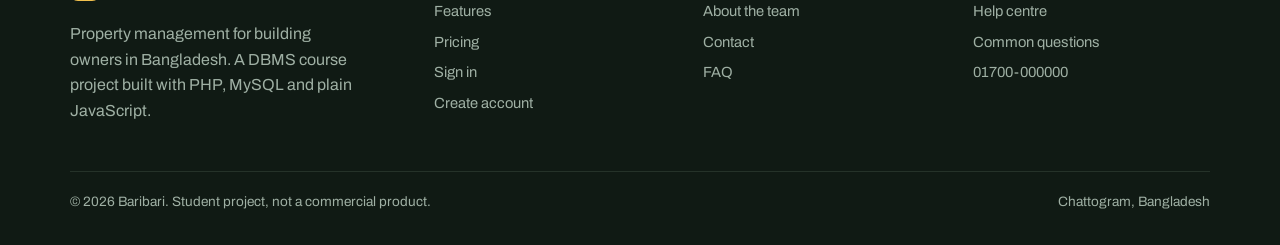
<file: pms/frontend/contact.html>
<!DOCTYPE html>
<html lang="en">
<head>
<meta charset="utf-8">
<meta name="viewport" content="width=device-width, initial-scale=1">
<title>Contact — Baribari</title>
<meta name="description" content="Get in touch about a demo or the project.">
<link rel="stylesheet" href="css/site.css">
</head>
<body>

<header class="nav-bar" id="navBar">
  <div class="wrap nav-inner">
    <a class="brand" href="index.html"><span class="mark"></span><span>Baribari</span></a>
    <nav class="nav-links">
      <a href="index.html">Home</a>
      <a href="features.html">Features</a>
      <a href="pricing.html">Pricing</a>
      <a href="about.html">About</a>
      <a href="faq.html">FAQ</a>
      <a href="contact.html" aria-current="page">Contact</a>
    </nav>
    <div class="nav-cta">
      <a class="btn ghost" href="login.html">Sign in</a>
      <a class="btn" href="signup.html">Get started</a>
    </div>
    <button class="nav-toggle" id="navToggle" aria-label="Open menu" aria-expanded="false"><span></span></button>
  </div>
</header>

<main>
  <section class="page-head">
    <div class="wrap">
      <span class="eyebrow">Contact</span>
      <h1>Talk to us</h1>
      <p class="lead">Questions about the project, the database design or a demo for your own buildings.</p>
    </div>
  </section>

  <section>
    <div class="wrap split">
      <div>
        <div class="form-card">
          <h2 style="font-size:1.35rem">Send a message</h2>
          <p class="muted" style="font-size:.92rem">We usually reply within a day.</p>
          <div class="msg" id="contactMsg"></div>
          <div class="row-2">
            <div class="field"><label for="c_name">Your name</label><input id="c_name" placeholder="Rahim Uddin"></div>
            <div class="field"><label for="c_phone">Phone</label><input id="c_phone" placeholder="01XXXXXXXXX"></div>
          </div>
          <div class="field"><label for="c_email">Email</label><input id="c_email" type="email" placeholder="you@mail.com"></div>
          <div class="field"><label for="c_subject">What is it about</label>
            <select id="c_subject">
              <option>A demo for my buildings</option>
              <option>Pricing and plans</option>
              <option>Something is not working</option>
              <option>Question about the project</option>
            </select></div>
          <div class="field"><label for="c_message">Message</label>
            <textarea id="c_message" placeholder="Tell us how many buildings you have and what you need."></textarea></div>
          <button class="btn wide big" id="contactSend">Send message</button>
          <p class="help muted">This form is front-end only in the student version - nothing is emailed.</p>
        </div>
      </div>

      <div>
        <div class="card" style="margin-bottom:1rem">
          <div class="ico">📍</div><h3>Where we are</h3>
          <p>Department of Computer Science<br>Chattogram, Bangladesh</p>
        </div>
        <div class="card" style="margin-bottom:1rem">
          <div class="ico">📞</div><h3>Phone</h3>
          <p><a href="tel:+8801700000000">01700-000000</a><br>Sunday to Thursday, 10am - 6pm</p>
        </div>
        <div class="card" style="margin-bottom:1rem">
          <div class="ico">✉️</div><h3>Email</h3>
          <p><a href="mailto:hello@baribari.test">hello@baribari.test</a></p>
        </div>
        <img src="images/city-brand.svg" alt="Illustration of buildings" style="border-radius:16px" loading="lazy">
      </div>
    </div>
  </section>

</main>

<footer>
  <div class="wrap">
    <div class="foot-grid">
      <div>
        <a class="brand light" href="index.html"><span class="mark"></span><span>Baribari</span></a>
        <p style="margin-top:.8rem;max-width:32ch">Property management for building owners in Bangladesh.
           A DBMS course project built with PHP, MySQL and plain JavaScript.</p>
      </div>
      <div>
        <h4>Product</h4>
        <a href="features.html">Features</a>
        <a href="pricing.html">Pricing</a>
        <a href="login.html">Sign in</a>
        <a href="signup.html">Create account</a>
      </div>
      <div>
        <h4>Company</h4>
        <a href="about.html">About the team</a>
        <a href="contact.html">Contact</a>
        <a href="faq.html">FAQ</a>
      </div>
      <div>
        <h4>Support</h4>
        <a href="contact.html">Help centre</a>
        <a href="faq.html">Common questions</a>
        <a href="tel:+8801700000000">01700-000000</a>
      </div>
    </div>
    <div class="foot-bottom">
      <span>&copy; 2026 Baribari. Student project, not a commercial product.</span>
      <span>Chattogram, Bangladesh</span>
    </div>
  </div>
</footer>

<script src="js/site.js"></script>
<script src="js/contact.js"></script>
</body>
</html>
</file>
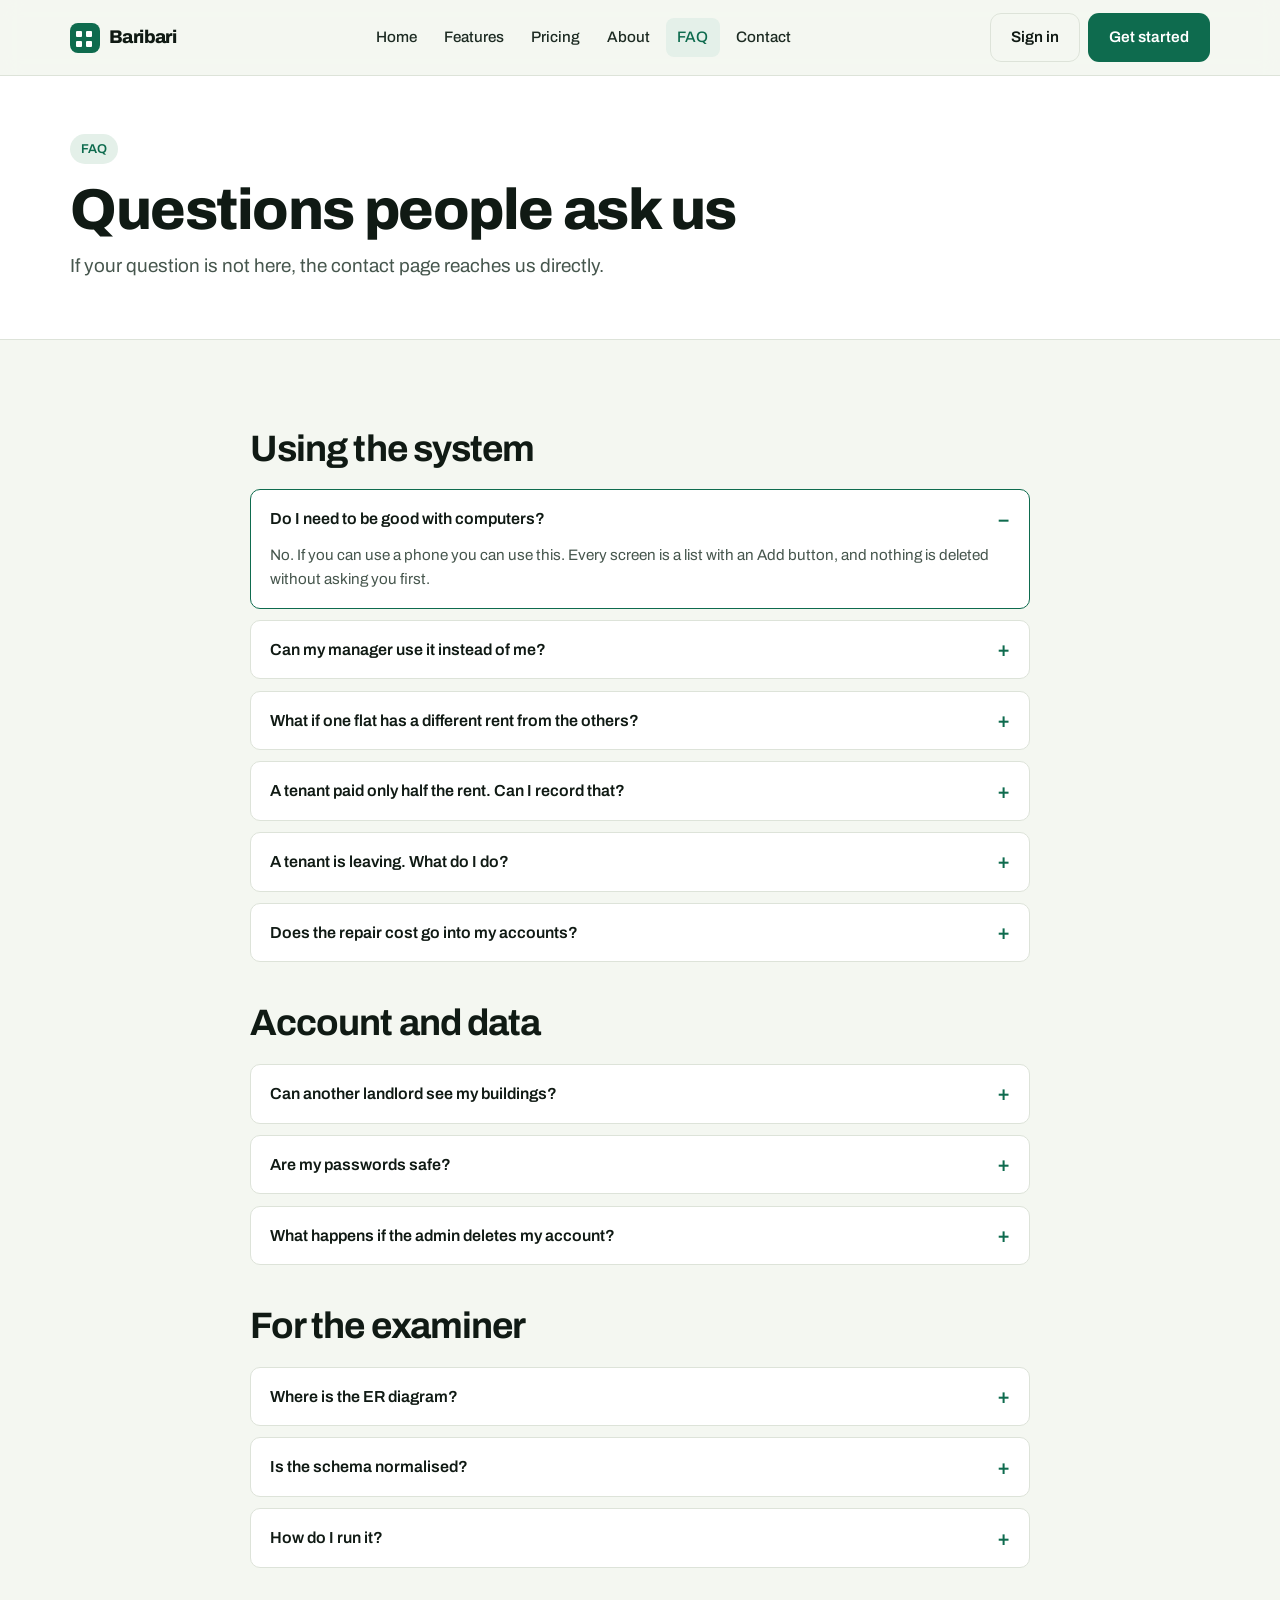
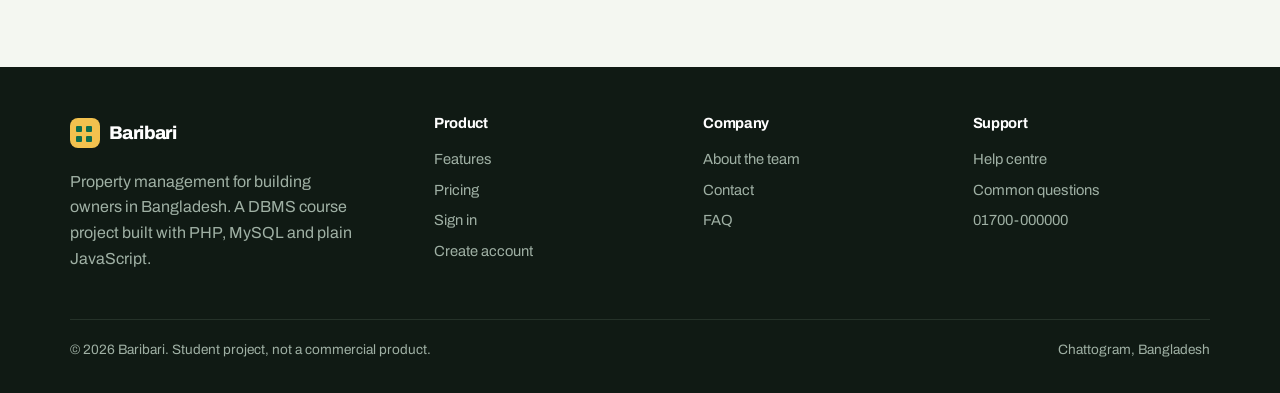
<file: pms/frontend/faq.html>
<!DOCTYPE html>
<html lang="en">
<head>
<meta charset="utf-8">
<meta name="viewport" content="width=device-width, initial-scale=1">
<title>FAQ — Baribari</title>
<meta name="description" content="Common questions about using Baribari.">
<link rel="stylesheet" href="css/site.css">
</head>
<body>

<header class="nav-bar" id="navBar">
  <div class="wrap nav-inner">
    <a class="brand" href="index.html"><span class="mark"></span><span>Baribari</span></a>
    <nav class="nav-links">
      <a href="index.html">Home</a>
      <a href="features.html">Features</a>
      <a href="pricing.html">Pricing</a>
      <a href="about.html">About</a>
      <a href="faq.html" aria-current="page">FAQ</a>
      <a href="contact.html">Contact</a>
    </nav>
    <div class="nav-cta">
      <a class="btn ghost" href="login.html">Sign in</a>
      <a class="btn" href="signup.html">Get started</a>
    </div>
    <button class="nav-toggle" id="navToggle" aria-label="Open menu" aria-expanded="false"><span></span></button>
  </div>
</header>

<main>
  <section class="page-head">
    <div class="wrap">
      <span class="eyebrow">FAQ</span>
      <h1>Questions people ask us</h1>
      <p class="lead">If your question is not here, the contact page reaches us directly.</p>
    </div>
  </section>

  <section>
    <div class="wrap faq">
      <h2 style="margin-bottom:1.2rem">Using the system</h2>
      <details open><summary>Do I need to be good with computers?</summary>
        <p>No. If you can use a phone you can use this. Every screen is a list with an Add button, and nothing is
           deleted without asking you first.</p></details>
      <details><summary>Can my manager use it instead of me?</summary>
        <p>Yes. Create a manager from your dashboard and give him the email and password. He sees the same
           buildings but cannot delete them or hire other managers.</p></details>
      <details><summary>What if one flat has a different rent from the others?</summary>
        <p>Build the floors in bulk, then open any flat and change its rent, size or number of bedrooms.</p></details>
      <details><summary>A tenant paid only half the rent. Can I record that?</summary>
        <p>Yes. Enter the amount you actually received and the line is marked partial, with the remainder showing
           in the month's dues.</p></details>
      <details><summary>A tenant is leaving. What do I do?</summary>
        <p>End the agreement from the Leases page. The flat immediately becomes vacant and is ready for the next
           tenant, while the old agreement stays in the history.</p></details>
      <details><summary>Does the repair cost go into my accounts?</summary>
        <p>When you mark a maintenance job as done and type the cost, an expense is created for that building
           automatically, so the profit figure is always honest.</p></details>

      <h2 style="margin:2.5rem 0 1.2rem">Account and data</h2>
      <details><summary>Can another landlord see my buildings?</summary>
        <p>No. Every request checks who is logged in and filters by account, so one owner's data is invisible to
           every other owner.</p></details>
      <details><summary>Are my passwords safe?</summary>
        <p>Passwords are stored as bcrypt hashes. Even with a copy of the database, nobody can read them.</p></details>
      <details><summary>What happens if the admin deletes my account?</summary>
        <p>Everything that belongs to it goes with it - buildings, tenants, agreements, bills and managers. The
           database does this with cascade deletes, so nothing is left orphaned.</p></details>

      <h2 style="margin:2.5rem 0 1.2rem">For the examiner</h2>
      <details><summary>Where is the ER diagram?</summary>
        <p>In the <code>docs</code> folder. Open <code>er-diagram.html</code> in a browser for the Chen notation
           diagram with relationship diamonds, and a second page with every entity's attributes.</p></details>
      <details><summary>Is the schema normalised?</summary>
        <p>Yes, to third normal form. The reasoning, including the one deliberate exception, is written out in
           <code>docs/ER-DIAGRAM.md</code>.</p></details>
      <details><summary>How do I run it?</summary>
        <p>Copy the folder into XAMPP's <code>htdocs</code>, import <code>database/schema.sql</code> through
           phpMyAdmin and open <code>http://localhost/pms/frontend/</code>.</p></details>
    </div>
  </section>

</main>

<footer>
  <div class="wrap">
    <div class="foot-grid">
      <div>
        <a class="brand light" href="index.html"><span class="mark"></span><span>Baribari</span></a>
        <p style="margin-top:.8rem;max-width:32ch">Property management for building owners in Bangladesh.
           A DBMS course project built with PHP, MySQL and plain JavaScript.</p>
      </div>
      <div>
        <h4>Product</h4>
        <a href="features.html">Features</a>
        <a href="pricing.html">Pricing</a>
        <a href="login.html">Sign in</a>
        <a href="signup.html">Create account</a>
      </div>
      <div>
        <h4>Company</h4>
        <a href="about.html">About the team</a>
        <a href="contact.html">Contact</a>
        <a href="faq.html">FAQ</a>
      </div>
      <div>
        <h4>Support</h4>
        <a href="contact.html">Help centre</a>
        <a href="faq.html">Common questions</a>
        <a href="tel:+8801700000000">01700-000000</a>
      </div>
    </div>
    <div class="foot-bottom">
      <span>&copy; 2026 Baribari. Student project, not a commercial product.</span>
      <span>Chattogram, Bangladesh</span>
    </div>
  </div>
</footer>

<script src="js/site.js"></script>

</body>
</html>
</file>
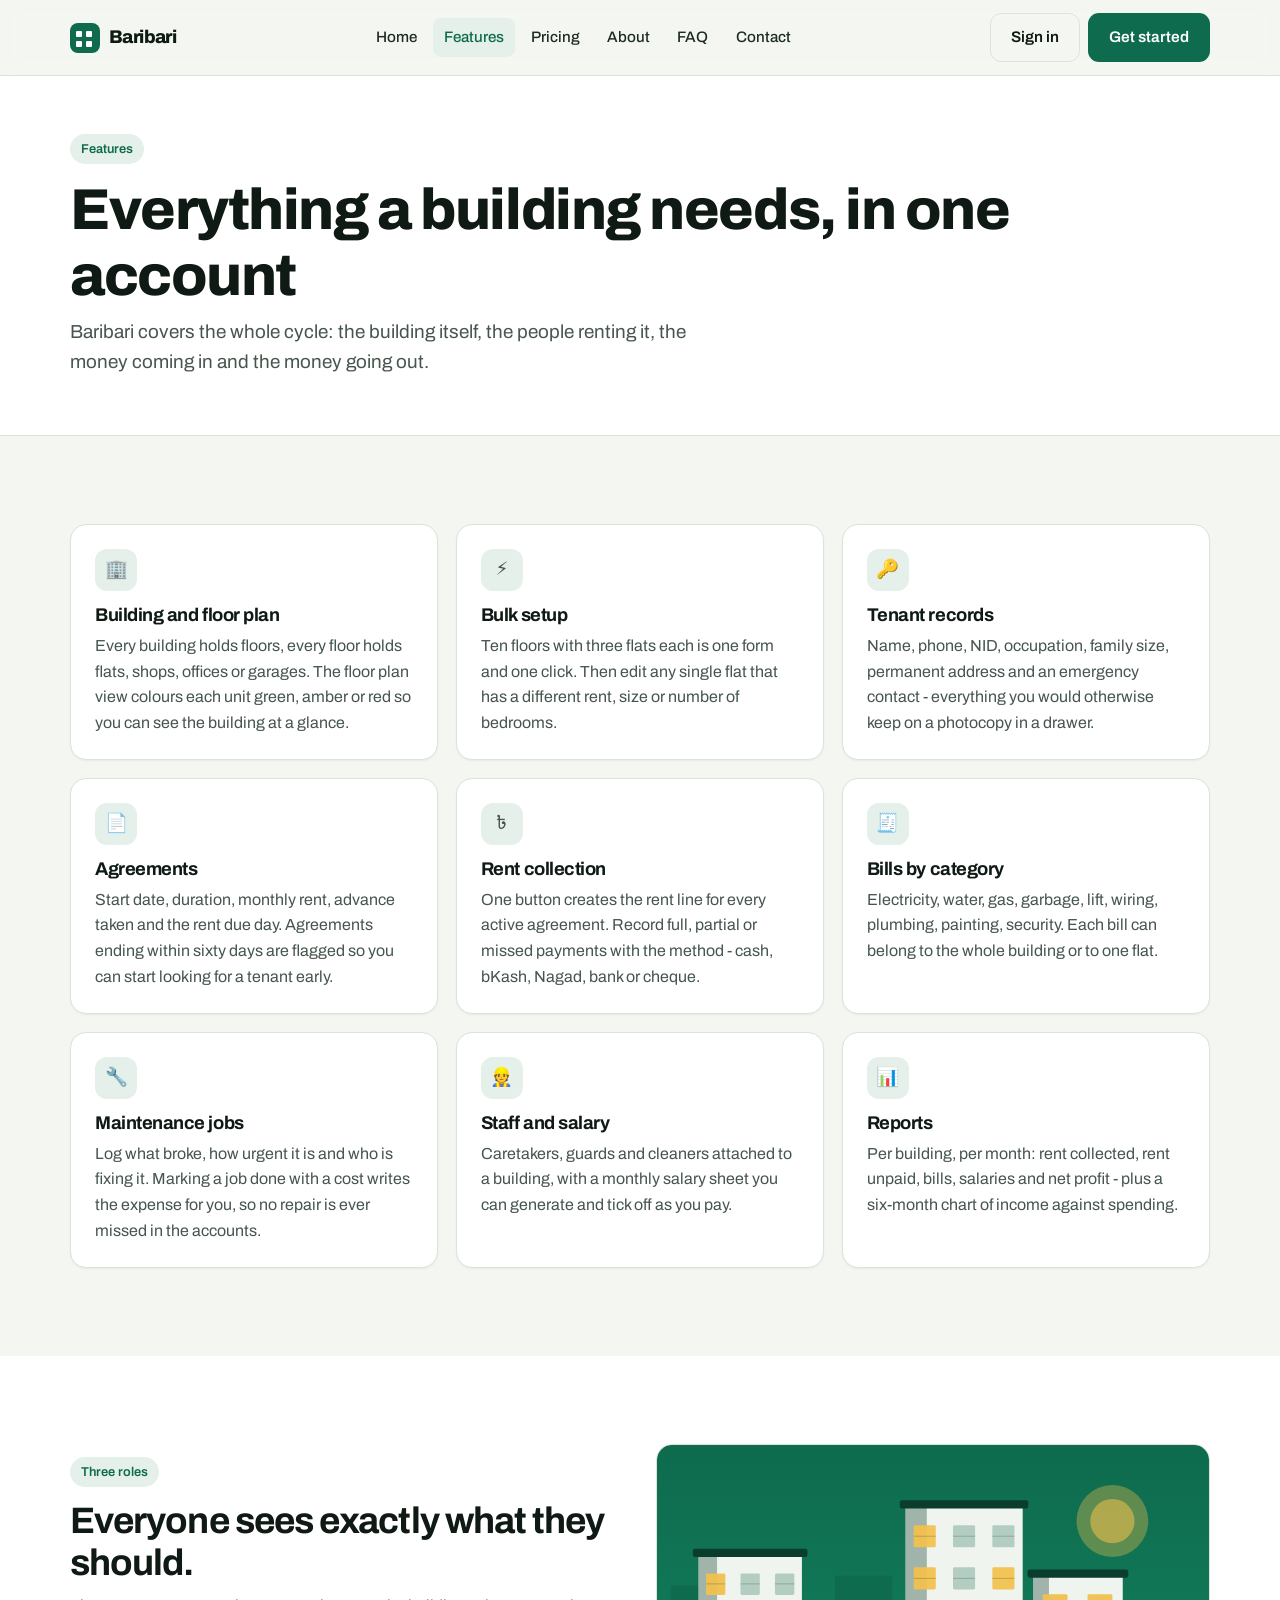
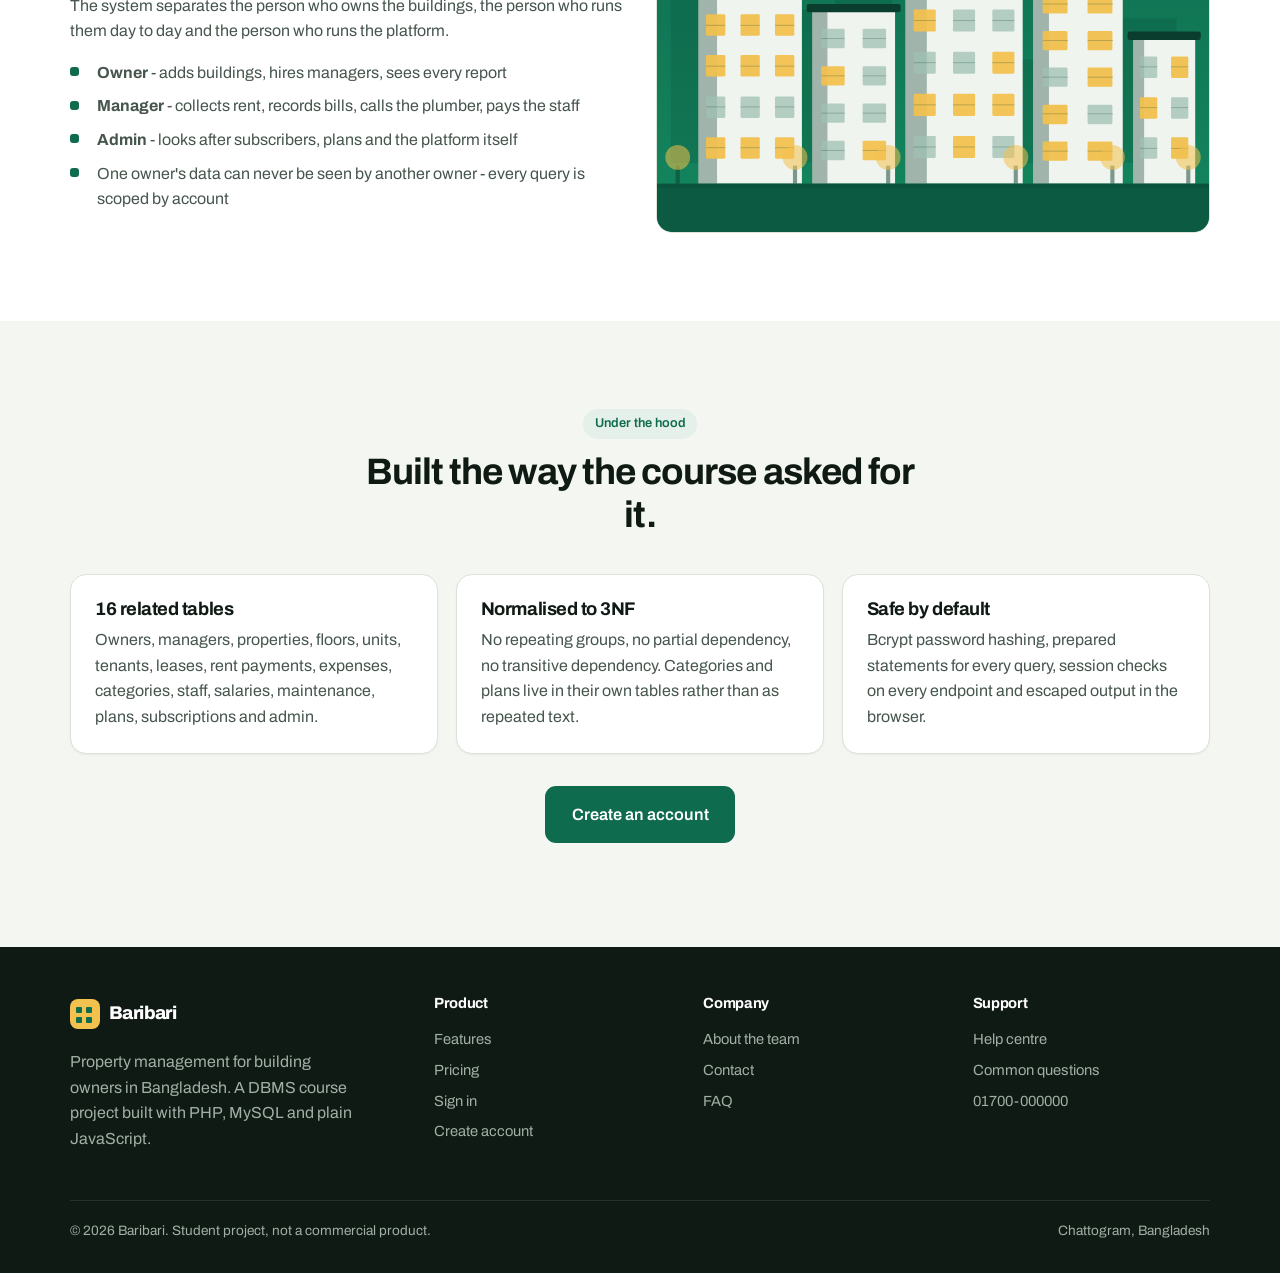
<file: pms/frontend/features.html>
<!DOCTYPE html>
<html lang="en">
<head>
<meta charset="utf-8">
<meta name="viewport" content="width=device-width, initial-scale=1">
<title>Features — Baribari</title>
<meta name="description" content="Floor plans, tenants, agreements, rent collection, bills, maintenance, staff salary and monthly profit reports.">
<link rel="stylesheet" href="css/site.css">
</head>
<body>

<header class="nav-bar" id="navBar">
  <div class="wrap nav-inner">
    <a class="brand" href="index.html"><span class="mark"></span><span>Baribari</span></a>
    <nav class="nav-links">
      <a href="index.html">Home</a>
      <a href="features.html" aria-current="page">Features</a>
      <a href="pricing.html">Pricing</a>
      <a href="about.html">About</a>
      <a href="faq.html">FAQ</a>
      <a href="contact.html">Contact</a>
    </nav>
    <div class="nav-cta">
      <a class="btn ghost" href="login.html">Sign in</a>
      <a class="btn" href="signup.html">Get started</a>
    </div>
    <button class="nav-toggle" id="navToggle" aria-label="Open menu" aria-expanded="false"><span></span></button>
  </div>
</header>

<main>
  <section class="page-head">
    <div class="wrap">
      <span class="eyebrow">Features</span>
      <h1>Everything a building needs, in one account</h1>
      <p class="lead">Baribari covers the whole cycle: the building itself, the people renting it, the money coming in and the money going out.</p>
    </div>
  </section>

  <section>
    <div class="wrap">
      <div class="grid three">
        <article class="card"><div class="ico">🏢</div><h3>Building and floor plan</h3>
          <p>Every building holds floors, every floor holds flats, shops, offices or garages. The floor plan view
             colours each unit green, amber or red so you can see the building at a glance.</p></article>
        <article class="card"><div class="ico">⚡</div><h3>Bulk setup</h3>
          <p>Ten floors with three flats each is one form and one click. Then edit any single flat that has a
             different rent, size or number of bedrooms.</p></article>
        <article class="card"><div class="ico">🔑</div><h3>Tenant records</h3>
          <p>Name, phone, NID, occupation, family size, permanent address and an emergency contact - everything
             you would otherwise keep on a photocopy in a drawer.</p></article>
        <article class="card"><div class="ico">📄</div><h3>Agreements</h3>
          <p>Start date, duration, monthly rent, advance taken and the rent due day. Agreements ending within
             sixty days are flagged so you can start looking for a tenant early.</p></article>
        <article class="card"><div class="ico">৳</div><h3>Rent collection</h3>
          <p>One button creates the rent line for every active agreement. Record full, partial or missed payments
             with the method - cash, bKash, Nagad, bank or cheque.</p></article>
        <article class="card"><div class="ico">🧾</div><h3>Bills by category</h3>
          <p>Electricity, water, gas, garbage, lift, wiring, plumbing, painting, security. Each bill can belong to
             the whole building or to one flat.</p></article>
        <article class="card"><div class="ico">🔧</div><h3>Maintenance jobs</h3>
          <p>Log what broke, how urgent it is and who is fixing it. Marking a job done with a cost writes the
             expense for you, so no repair is ever missed in the accounts.</p></article>
        <article class="card"><div class="ico">👷</div><h3>Staff and salary</h3>
          <p>Caretakers, guards and cleaners attached to a building, with a monthly salary sheet you can generate
             and tick off as you pay.</p></article>
        <article class="card"><div class="ico">📊</div><h3>Reports</h3>
          <p>Per building, per month: rent collected, rent unpaid, bills, salaries and net profit - plus a
             six-month chart of income against spending.</p></article>
      </div>
    </div>
  </section>

  <section class="band-soft">
    <div class="wrap split">
      <div>
        <span class="eyebrow">Three roles</span>
        <h2>Everyone sees exactly what they should.</h2>
        <p>The system separates the person who owns the buildings, the person who runs them day to day and the
           person who runs the platform.</p>
        <ul class="ticks">
          <li><strong>Owner</strong> - adds buildings, hires managers, sees every report</li>
          <li><strong>Manager</strong> - collects rent, records bills, calls the plumber, pays the staff</li>
          <li><strong>Admin</strong> - looks after subscribers, plans and the platform itself</li>
          <li>One owner's data can never be seen by another owner - every query is scoped by account</li>
        </ul>
      </div>
      <div class="split-media">
        <img src="images/city-brand.svg" alt="Illustration of buildings in the brand colour" loading="lazy">
      </div>
    </div>
  </section>

  <section>
    <div class="wrap">
      <div class="section-head center">
        <span class="eyebrow">Under the hood</span>
        <h2>Built the way the course asked for it.</h2>
      </div>
      <div class="grid three">
        <article class="card"><h3>16 related tables</h3>
          <p>Owners, managers, properties, floors, units, tenants, leases, rent payments, expenses, categories,
             staff, salaries, maintenance, plans, subscriptions and admin.</p></article>
        <article class="card"><h3>Normalised to 3NF</h3>
          <p>No repeating groups, no partial dependency, no transitive dependency. Categories and plans live in
             their own tables rather than as repeated text.</p></article>
        <article class="card"><h3>Safe by default</h3>
          <p>Bcrypt password hashing, prepared statements for every query, session checks on every endpoint and
             escaped output in the browser.</p></article>
      </div>
      <p class="center" style="margin-top:2rem"><a class="btn big" href="signup.html">Create an account</a></p>
    </div>
  </section>

</main>

<footer>
  <div class="wrap">
    <div class="foot-grid">
      <div>
        <a class="brand light" href="index.html"><span class="mark"></span><span>Baribari</span></a>
        <p style="margin-top:.8rem;max-width:32ch">Property management for building owners in Bangladesh.
           A DBMS course project built with PHP, MySQL and plain JavaScript.</p>
      </div>
      <div>
        <h4>Product</h4>
        <a href="features.html">Features</a>
        <a href="pricing.html">Pricing</a>
        <a href="login.html">Sign in</a>
        <a href="signup.html">Create account</a>
      </div>
      <div>
        <h4>Company</h4>
        <a href="about.html">About the team</a>
        <a href="contact.html">Contact</a>
        <a href="faq.html">FAQ</a>
      </div>
      <div>
        <h4>Support</h4>
        <a href="contact.html">Help centre</a>
        <a href="faq.html">Common questions</a>
        <a href="tel:+8801700000000">01700-000000</a>
      </div>
    </div>
    <div class="foot-bottom">
      <span>&copy; 2026 Baribari. Student project, not a commercial product.</span>
      <span>Chattogram, Bangladesh</span>
    </div>
  </div>
</footer>

<script src="js/site.js"></script>

</body>
</html>
</file>
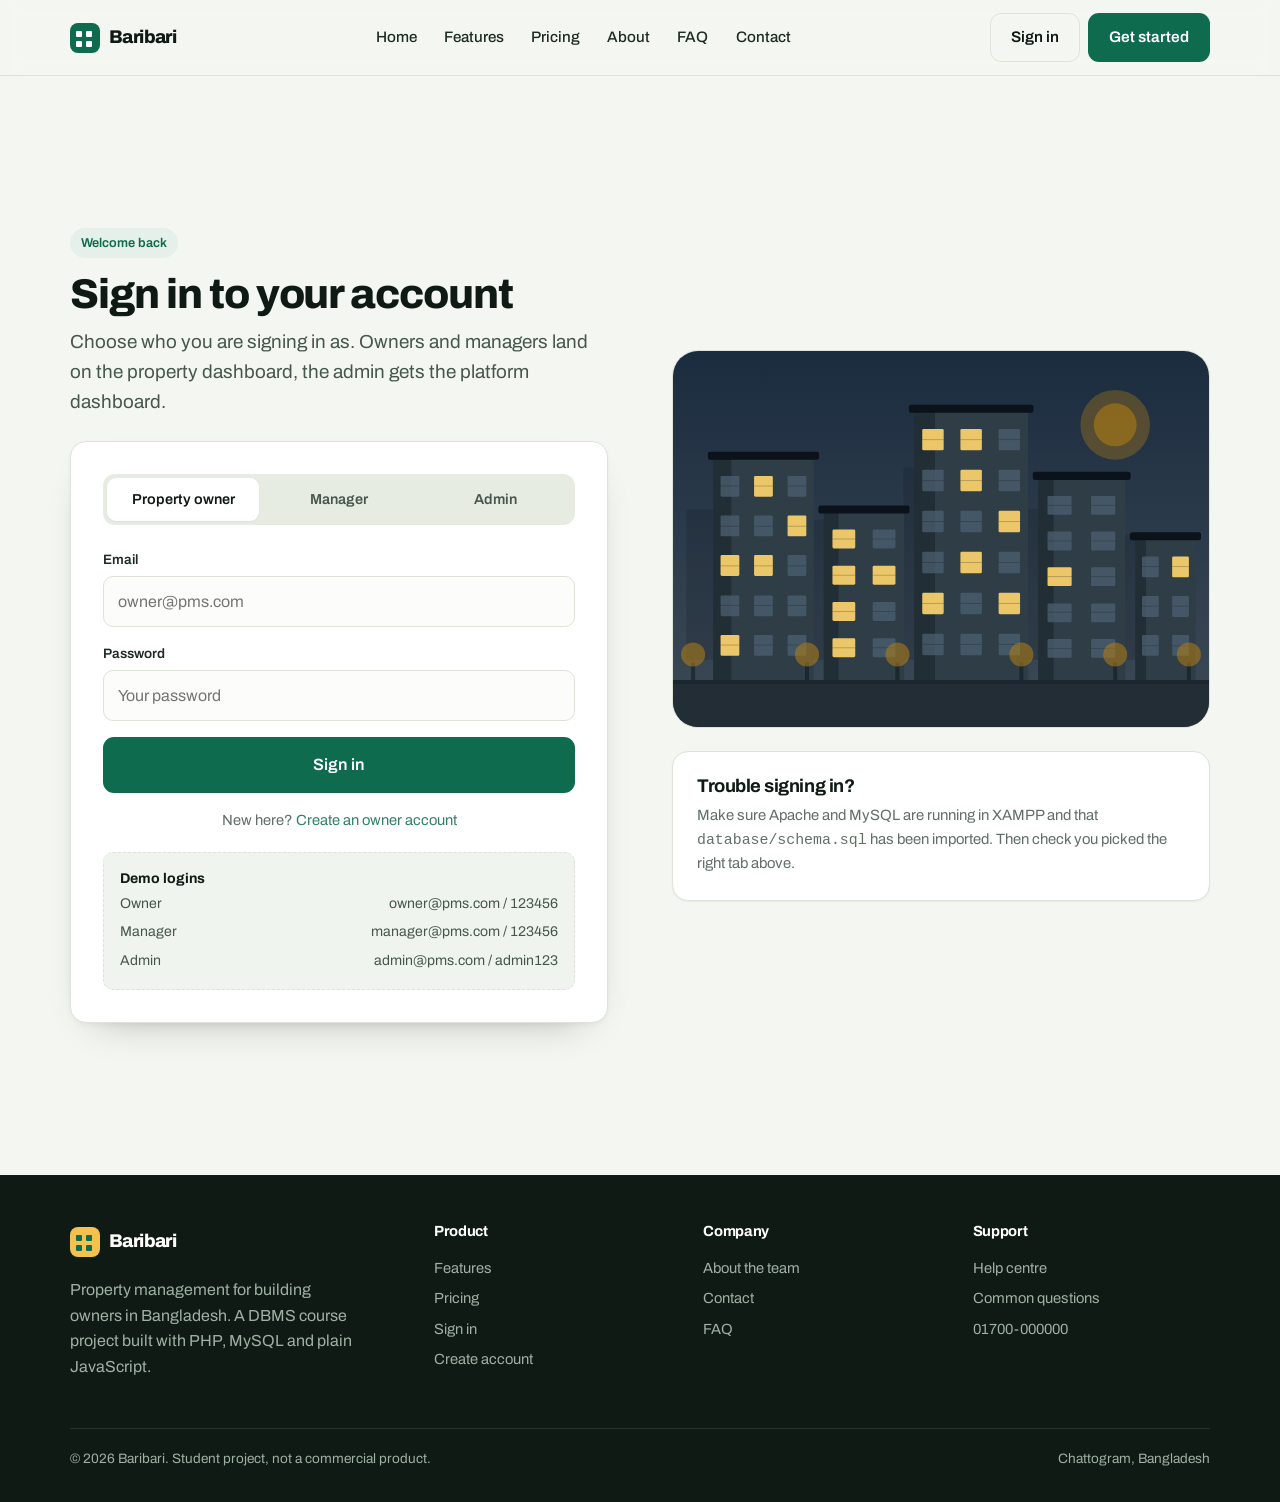
<file: pms/frontend/login.html>
<!DOCTYPE html>
<html lang="en">
<head>
<meta charset="utf-8">
<meta name="viewport" content="width=device-width, initial-scale=1">
<title>Sign in — Baribari</title>
<meta name="description" content="Sign in as a property owner, manager or admin.">
<link rel="stylesheet" href="css/site.css">
</head>
<body>

<header class="nav-bar" id="navBar">
  <div class="wrap nav-inner">
    <a class="brand" href="index.html"><span class="mark"></span><span>Baribari</span></a>
    <nav class="nav-links">
      <a href="index.html">Home</a>
      <a href="features.html">Features</a>
      <a href="pricing.html">Pricing</a>
      <a href="about.html">About</a>
      <a href="faq.html">FAQ</a>
      <a href="contact.html">Contact</a>
    </nav>
    <div class="nav-cta">
      <a class="btn ghost" href="login.html">Sign in</a>
      <a class="btn" href="signup.html">Get started</a>
    </div>
    <button class="nav-toggle" id="navToggle" aria-label="Open menu" aria-expanded="false"><span></span></button>
  </div>
</header>

<main>
  <section>
    <div class="wrap auth-page">
      <div>
        <span class="eyebrow">Welcome back</span>
        <h1 style="font-size:clamp(1.9rem,5vw,2.6rem)">Sign in to your account</h1>
        <p class="lead">Choose who you are signing in as. Owners and managers land on the property dashboard,
           the admin gets the platform dashboard.</p>

        <div class="form-card" style="margin-top:1.5rem">
          <div class="tabs" role="tablist">
            <button role="tab" data-role="owner" aria-selected="true">Property owner</button>
            <button role="tab" data-role="manager" aria-selected="false">Manager</button>
            <button role="tab" data-role="admin" aria-selected="false">Admin</button>
          </div>

          <div class="msg" id="msg"></div>

          <div class="field"><label for="email">Email</label>
            <input id="email" type="email" autocomplete="username" placeholder="owner@pms.com"></div>
          <div class="field"><label for="password">Password</label>
            <input id="password" type="password" autocomplete="current-password" placeholder="Your password"></div>

          <button class="btn wide big" id="loginBtn">Sign in</button>
          <p class="center muted" style="margin:1rem 0 0;font-size:.92rem" id="signupSwitch">
            New here? <a href="signup.html">Create an owner account</a></p>

          <div class="demo-box">
            <strong style="color:#101a14">Demo logins</strong>
            <table>
              <tr><td>Owner</td><td>owner@pms.com / 123456</td></tr>
              <tr><td>Manager</td><td>manager@pms.com / 123456</td></tr>
              <tr><td>Admin</td><td>admin@pms.com / admin123</td></tr>
            </table>
          </div>
        </div>
      </div>

      <div class="auth-aside">
        <img src="images/city-evening.svg" alt="Illustration of apartment buildings in the evening">
        <div class="card" style="margin-top:1rem">
          <h3>Trouble signing in?</h3>
          <p class="muted" style="font-size:.93rem">Make sure Apache and MySQL are running in XAMPP and that
             <code>database/schema.sql</code> has been imported. Then check you picked the right tab above.</p>
        </div>
      </div>
    </div>
  </section>

</main>

<footer>
  <div class="wrap">
    <div class="foot-grid">
      <div>
        <a class="brand light" href="index.html"><span class="mark"></span><span>Baribari</span></a>
        <p style="margin-top:.8rem;max-width:32ch">Property management for building owners in Bangladesh.
           A DBMS course project built with PHP, MySQL and plain JavaScript.</p>
      </div>
      <div>
        <h4>Product</h4>
        <a href="features.html">Features</a>
        <a href="pricing.html">Pricing</a>
        <a href="login.html">Sign in</a>
        <a href="signup.html">Create account</a>
      </div>
      <div>
        <h4>Company</h4>
        <a href="about.html">About the team</a>
        <a href="contact.html">Contact</a>
        <a href="faq.html">FAQ</a>
      </div>
      <div>
        <h4>Support</h4>
        <a href="contact.html">Help centre</a>
        <a href="faq.html">Common questions</a>
        <a href="tel:+8801700000000">01700-000000</a>
      </div>
    </div>
    <div class="foot-bottom">
      <span>&copy; 2026 Baribari. Student project, not a commercial product.</span>
      <span>Chattogram, Bangladesh</span>
    </div>
  </div>
</footer>

<script src="js/site.js"></script>
<script src="js/api.js"></script>
<script src="js/auth.js"></script>
</body>
</html>
</file>
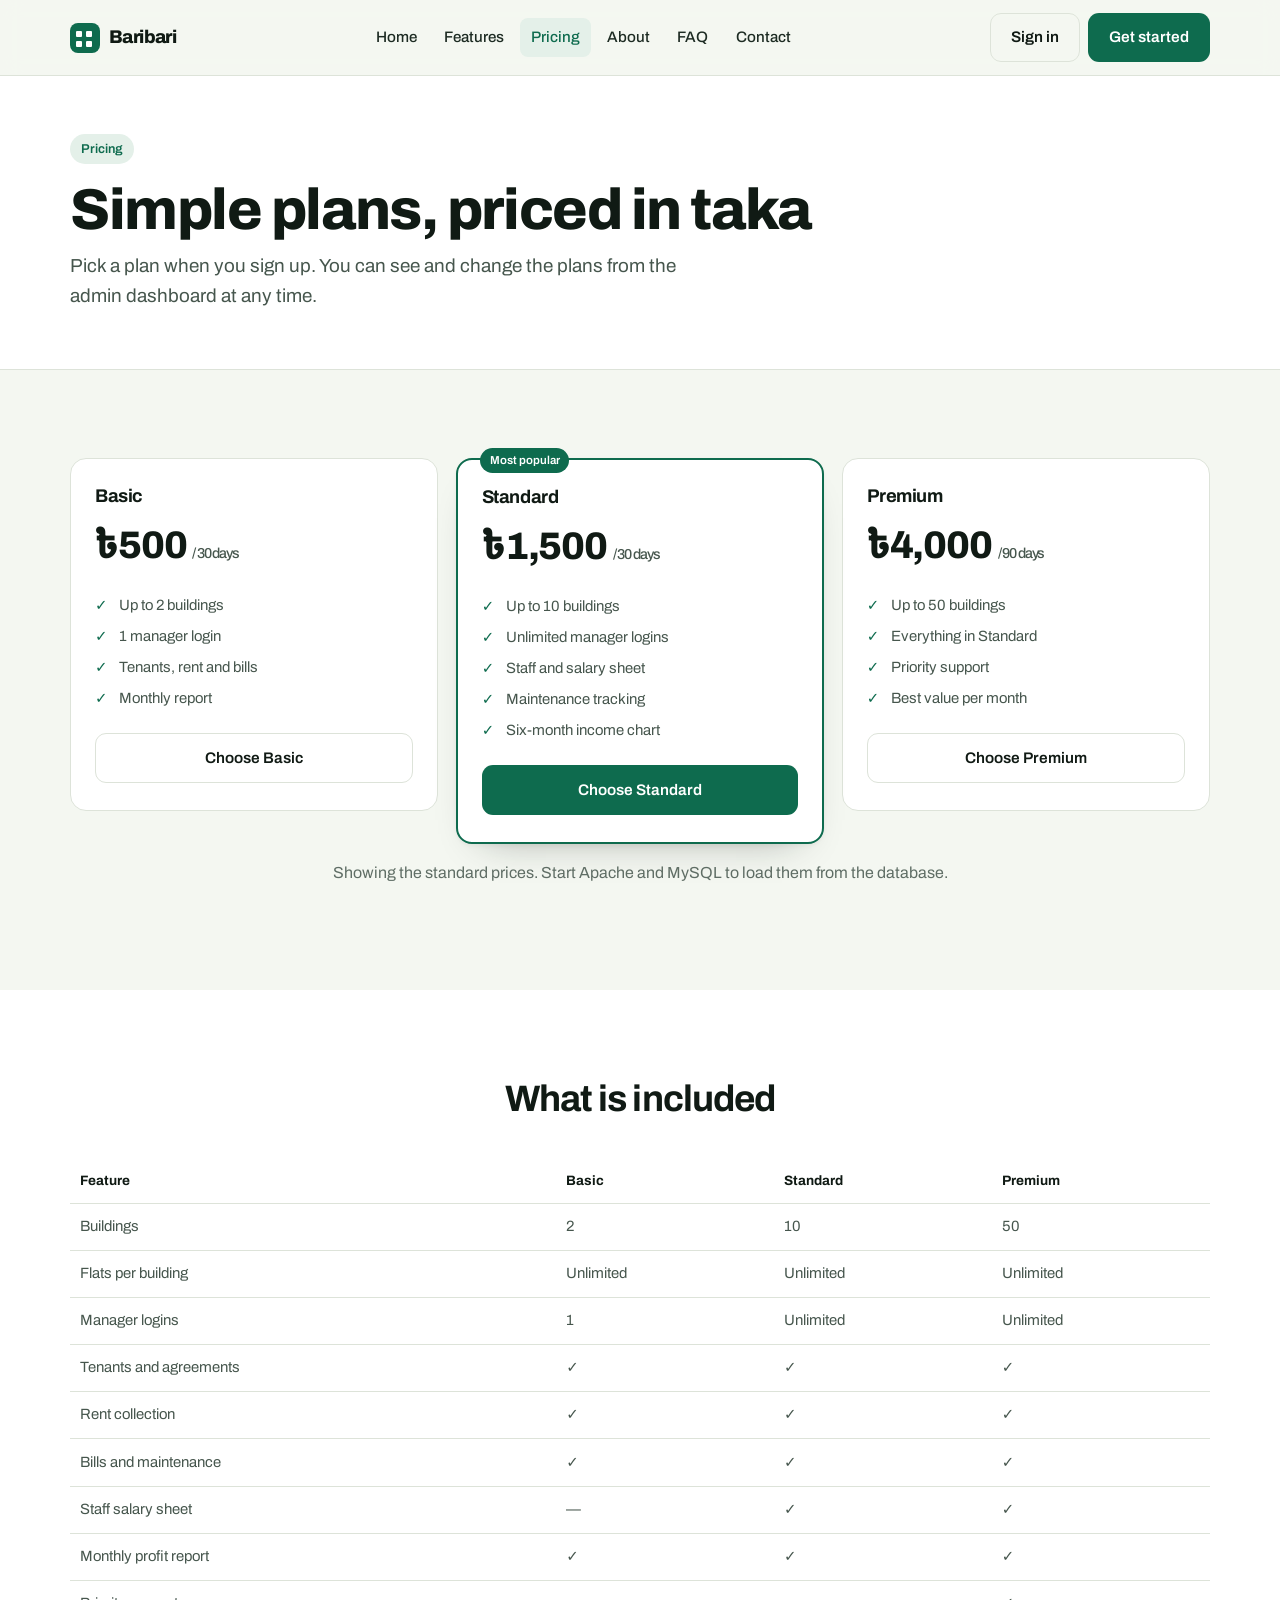
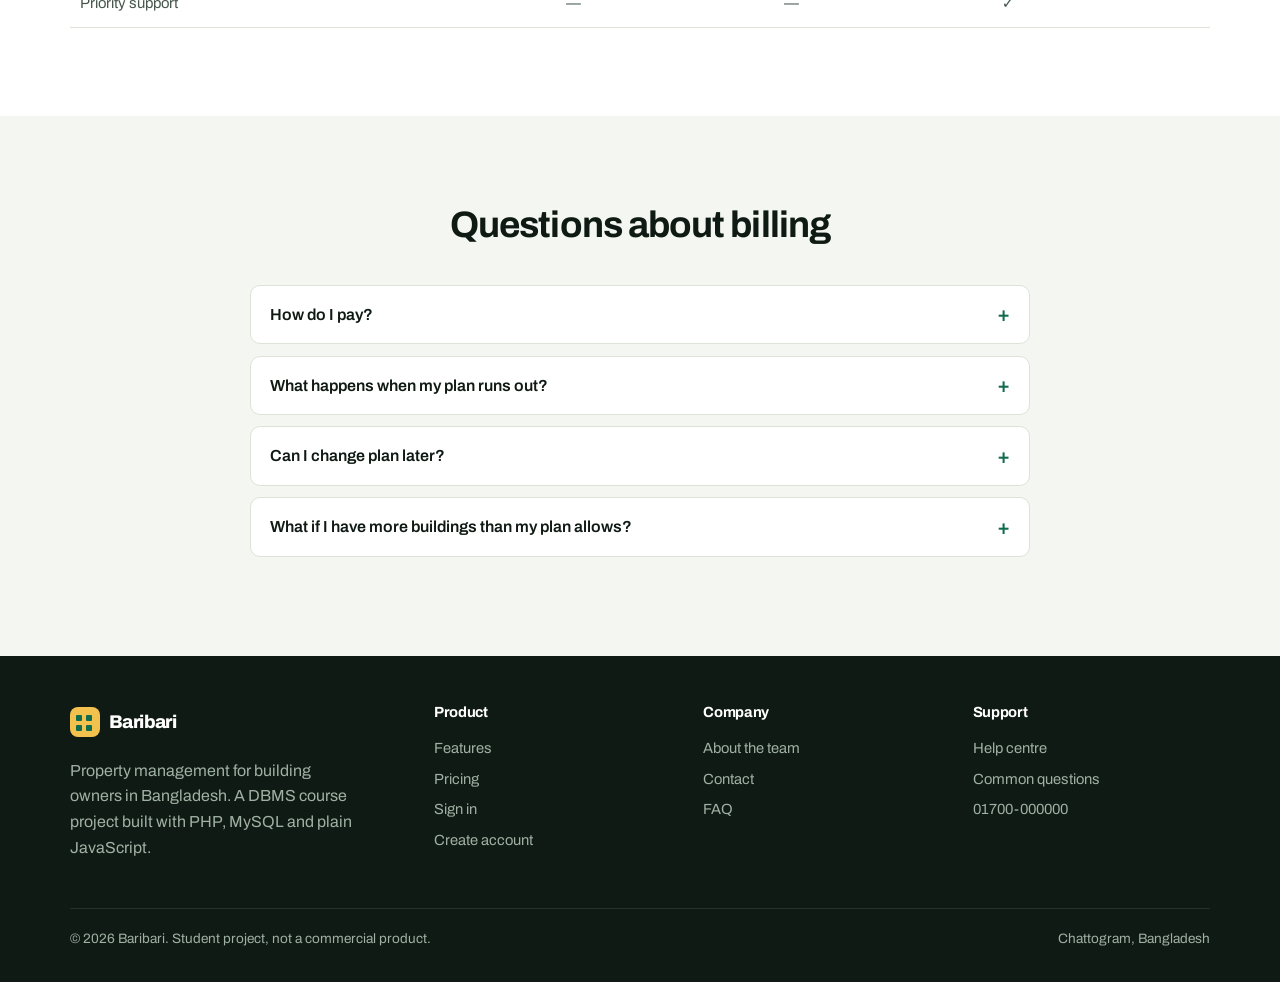
<file: pms/frontend/pricing.html>
<!DOCTYPE html>
<html lang="en">
<head>
<meta charset="utf-8">
<meta name="viewport" content="width=device-width, initial-scale=1">
<title>Pricing — Baribari</title>
<meta name="description" content="Basic, Standard and Premium plans priced in taka.">
<link rel="stylesheet" href="css/site.css">
</head>
<body>

<header class="nav-bar" id="navBar">
  <div class="wrap nav-inner">
    <a class="brand" href="index.html"><span class="mark"></span><span>Baribari</span></a>
    <nav class="nav-links">
      <a href="index.html">Home</a>
      <a href="features.html">Features</a>
      <a href="pricing.html" aria-current="page">Pricing</a>
      <a href="about.html">About</a>
      <a href="faq.html">FAQ</a>
      <a href="contact.html">Contact</a>
    </nav>
    <div class="nav-cta">
      <a class="btn ghost" href="login.html">Sign in</a>
      <a class="btn" href="signup.html">Get started</a>
    </div>
    <button class="nav-toggle" id="navToggle" aria-label="Open menu" aria-expanded="false"><span></span></button>
  </div>
</header>

<main>
  <section class="page-head">
    <div class="wrap">
      <span class="eyebrow">Pricing</span>
      <h1>Simple plans, priced in taka</h1>
      <p class="lead">Pick a plan when you sign up. You can see and change the plans from the admin dashboard at any time.</p>
    </div>
  </section>

  <section>
    <div class="wrap">
      <div class="plans" id="planList">
        <div class="plan"><h3>Basic</h3><div class="price">&#2547;500 <small>/ 30 days</small></div>
          <ul><li>Up to 2 buildings</li><li>1 manager login</li><li>Tenants, rent and bills</li>
              <li>Monthly report</li></ul>
          <a class="btn ghost wide" href="signup.html">Choose Basic</a></div>
        <div class="plan featured"><h3>Standard</h3><div class="price">&#2547;1,500 <small>/ 30 days</small></div>
          <ul><li>Up to 10 buildings</li><li>Unlimited manager logins</li><li>Staff and salary sheet</li>
              <li>Maintenance tracking</li><li>Six-month income chart</li></ul>
          <a class="btn wide" href="signup.html">Choose Standard</a></div>
        <div class="plan"><h3>Premium</h3><div class="price">&#2547;4,000 <small>/ 90 days</small></div>
          <ul><li>Up to 50 buildings</li><li>Everything in Standard</li><li>Priority support</li>
              <li>Best value per month</li></ul>
          <a class="btn ghost wide" href="signup.html">Choose Premium</a></div>
      </div>
      <p class="center muted" style="margin-top:1rem" id="planNote">Prices load from the database when the
         server is running.</p>
    </div>
  </section>

  <section class="band-soft">
    <div class="wrap">
      <div class="section-head center"><h2>What is included</h2></div>
      <div class="table-wrap">
        <table class="table-simple">
          <thead><tr><th>Feature</th><th>Basic</th><th>Standard</th><th>Premium</th></tr></thead>
          <tbody>
            <tr><td>Buildings</td><td>2</td><td>10</td><td>50</td></tr>
            <tr><td>Flats per building</td><td>Unlimited</td><td>Unlimited</td><td>Unlimited</td></tr>
            <tr><td>Manager logins</td><td>1</td><td>Unlimited</td><td>Unlimited</td></tr>
            <tr><td>Tenants and agreements</td><td>&#10003;</td><td>&#10003;</td><td>&#10003;</td></tr>
            <tr><td>Rent collection</td><td>&#10003;</td><td>&#10003;</td><td>&#10003;</td></tr>
            <tr><td>Bills and maintenance</td><td>&#10003;</td><td>&#10003;</td><td>&#10003;</td></tr>
            <tr><td>Staff salary sheet</td><td>&#8212;</td><td>&#10003;</td><td>&#10003;</td></tr>
            <tr><td>Monthly profit report</td><td>&#10003;</td><td>&#10003;</td><td>&#10003;</td></tr>
            <tr><td>Priority support</td><td>&#8212;</td><td>&#8212;</td><td>&#10003;</td></tr>
          </tbody>
        </table>
      </div>
    </div>
  </section>

  <section>
    <div class="wrap faq">
      <div class="section-head center"><h2>Questions about billing</h2></div>
      <details><summary>How do I pay?</summary>
        <p>In this student version the subscription is recorded with a transaction id when you sign up. A real
           bKash or Nagad gateway would slot into the same table without any schema change.</p></details>
      <details><summary>What happens when my plan runs out?</summary>
        <p>The subscription is marked expired. Your data stays exactly where it is - you simply renew to keep
           adding buildings.</p></details>
      <details><summary>Can I change plan later?</summary>
        <p>Yes. Each purchase is a new row in the subscription table, so your whole payment history is kept.</p></details>
      <details><summary>What if I have more buildings than my plan allows?</summary>
        <p>The system stops you from adding one more and tells you which plan to move to. Nothing is deleted.</p></details>
    </div>
  </section>

</main>

<footer>
  <div class="wrap">
    <div class="foot-grid">
      <div>
        <a class="brand light" href="index.html"><span class="mark"></span><span>Baribari</span></a>
        <p style="margin-top:.8rem;max-width:32ch">Property management for building owners in Bangladesh.
           A DBMS course project built with PHP, MySQL and plain JavaScript.</p>
      </div>
      <div>
        <h4>Product</h4>
        <a href="features.html">Features</a>
        <a href="pricing.html">Pricing</a>
        <a href="login.html">Sign in</a>
        <a href="signup.html">Create account</a>
      </div>
      <div>
        <h4>Company</h4>
        <a href="about.html">About the team</a>
        <a href="contact.html">Contact</a>
        <a href="faq.html">FAQ</a>
      </div>
      <div>
        <h4>Support</h4>
        <a href="contact.html">Help centre</a>
        <a href="faq.html">Common questions</a>
        <a href="tel:+8801700000000">01700-000000</a>
      </div>
    </div>
    <div class="foot-bottom">
      <span>&copy; 2026 Baribari. Student project, not a commercial product.</span>
      <span>Chattogram, Bangladesh</span>
    </div>
  </div>
</footer>

<script src="js/site.js"></script>
<script src="js/api.js"></script>
<script src="js/pricing.js"></script>
</body>
</html>
</file>
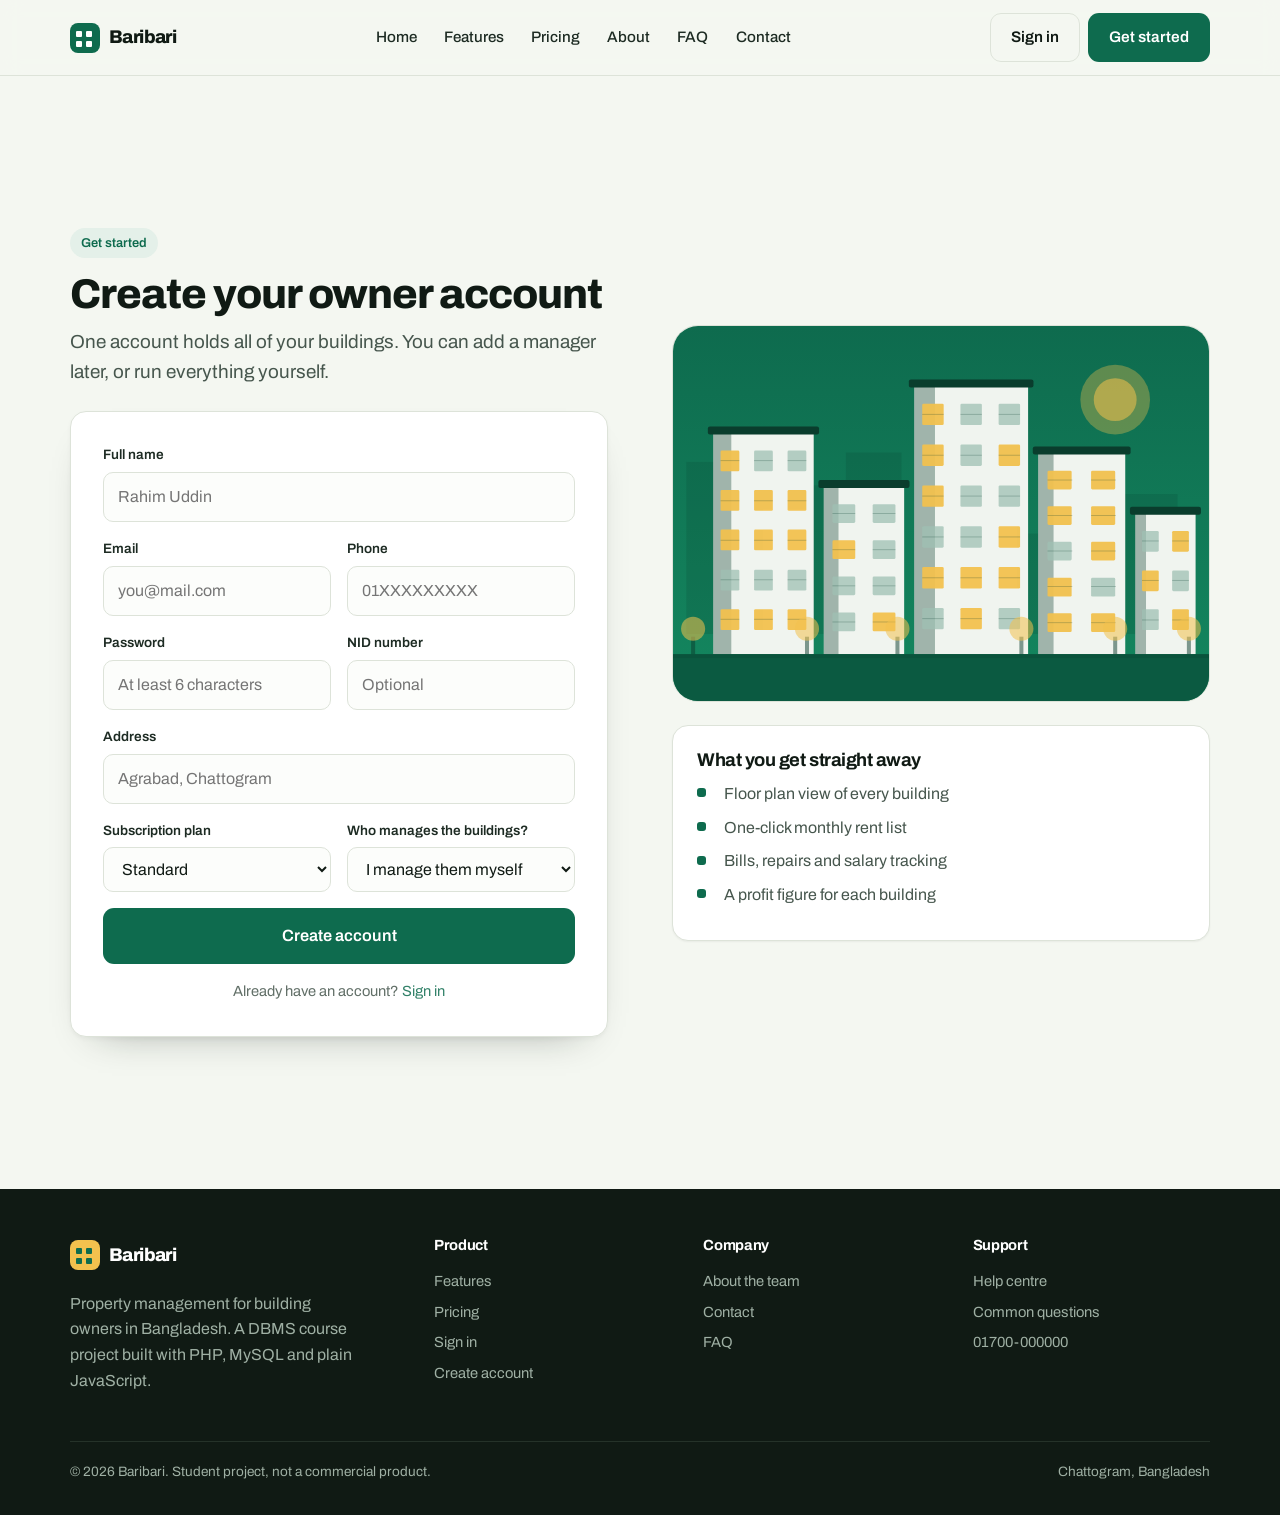
<file: pms/frontend/signup.html>
<!DOCTYPE html>
<html lang="en">
<head>
<meta charset="utf-8">
<meta name="viewport" content="width=device-width, initial-scale=1">
<title>Create an account — Baribari</title>
<meta name="description" content="Create a property owner account.">
<link rel="stylesheet" href="css/site.css">
</head>
<body>

<header class="nav-bar" id="navBar">
  <div class="wrap nav-inner">
    <a class="brand" href="index.html"><span class="mark"></span><span>Baribari</span></a>
    <nav class="nav-links">
      <a href="index.html">Home</a>
      <a href="features.html">Features</a>
      <a href="pricing.html">Pricing</a>
      <a href="about.html">About</a>
      <a href="faq.html">FAQ</a>
      <a href="contact.html">Contact</a>
    </nav>
    <div class="nav-cta">
      <a class="btn ghost" href="login.html">Sign in</a>
      <a class="btn" href="signup.html">Get started</a>
    </div>
    <button class="nav-toggle" id="navToggle" aria-label="Open menu" aria-expanded="false"><span></span></button>
  </div>
</header>

<main>
  <section>
    <div class="wrap auth-page">
      <div>
        <span class="eyebrow">Get started</span>
        <h1 style="font-size:clamp(1.9rem,5vw,2.6rem)">Create your owner account</h1>
        <p class="lead">One account holds all of your buildings. You can add a manager later, or run everything
           yourself.</p>

        <div class="form-card" style="margin-top:1.5rem">
          <div class="msg" id="msg"></div>

          <div class="field"><label for="s_name">Full name</label>
            <input id="s_name" placeholder="Rahim Uddin"></div>
          <div class="row-2">
            <div class="field"><label for="s_email">Email</label>
              <input id="s_email" type="email" placeholder="you@mail.com"></div>
            <div class="field"><label for="s_phone">Phone</label>
              <input id="s_phone" placeholder="01XXXXXXXXX"></div>
          </div>
          <div class="row-2">
            <div class="field"><label for="s_pass">Password</label>
              <input id="s_pass" type="password" placeholder="At least 6 characters"></div>
            <div class="field"><label for="s_nid">NID number</label>
              <input id="s_nid" placeholder="Optional"></div>
          </div>
          <div class="field"><label for="s_address">Address</label>
            <input id="s_address" placeholder="Agrabad, Chattogram"></div>
          <div class="row-2">
            <div class="field"><label for="s_plan">Subscription plan</label>
              <select id="s_plan"><option value="1">Loading plans...</option></select></div>
            <div class="field"><label for="s_self">Who manages the buildings?</label>
              <select id="s_self">
                <option value="1">I manage them myself</option>
                <option value="0">I will hire a manager</option>
              </select></div>
          </div>

          <button class="btn wide big" id="signupBtn">Create account</button>
          <p class="center muted" style="margin:1rem 0 0;font-size:.92rem">
            Already have an account? <a href="login.html">Sign in</a></p>
        </div>
      </div>

      <div class="auth-aside">
        <img src="images/city-brand.svg" alt="Illustration of buildings">
        <div class="card" style="margin-top:1rem">
          <h3>What you get straight away</h3>
          <ul class="ticks" style="margin-top:.6rem">
            <li>Floor plan view of every building</li>
            <li>One-click monthly rent list</li>
            <li>Bills, repairs and salary tracking</li>
            <li>A profit figure for each building</li>
          </ul>
        </div>
      </div>
    </div>
  </section>

</main>

<footer>
  <div class="wrap">
    <div class="foot-grid">
      <div>
        <a class="brand light" href="index.html"><span class="mark"></span><span>Baribari</span></a>
        <p style="margin-top:.8rem;max-width:32ch">Property management for building owners in Bangladesh.
           A DBMS course project built with PHP, MySQL and plain JavaScript.</p>
      </div>
      <div>
        <h4>Product</h4>
        <a href="features.html">Features</a>
        <a href="pricing.html">Pricing</a>
        <a href="login.html">Sign in</a>
        <a href="signup.html">Create account</a>
      </div>
      <div>
        <h4>Company</h4>
        <a href="about.html">About the team</a>
        <a href="contact.html">Contact</a>
        <a href="faq.html">FAQ</a>
      </div>
      <div>
        <h4>Support</h4>
        <a href="contact.html">Help centre</a>
        <a href="faq.html">Common questions</a>
        <a href="tel:+8801700000000">01700-000000</a>
      </div>
    </div>
    <div class="foot-bottom">
      <span>&copy; 2026 Baribari. Student project, not a commercial product.</span>
      <span>Chattogram, Bangladesh</span>
    </div>
  </div>
</footer>

<script src="js/site.js"></script>
<script src="js/api.js"></script>
<script src="js/auth.js"></script>
</body>
</html>
</file>
<file: pms/frontend/css/site.css>
/* ============================================================
   Baribari — public site styles (home, features, pricing,
   about, contact, faq, login, signup)
   Everything here is mobile-first and uses no framework.
   ============================================================ */

@import url('https://fonts.googleapis.com/css2?family=Archivo:wght@400;500;600;700;800&family=Noto+Sans+Bengali:wght@400;600&display=swap');

:root {
    --ink: #101a14;
    --ink-2: #1d2b23;
    --body: #46564d;
    --paper: #f4f7f1;
    --card: #ffffff;
    --line: #dde3d9;
    --moss: #0e6b4e;
    --moss-dark: #0a4e39;
    --moss-tint: #e4f0e9;
    --brass: #b57f12;
    --brass-tint: #fbf1d9;
    --brick: #a8452b;
    --r-sm: 10px;
    --r-md: 16px;
    --r-lg: 26px;
    --shadow-sm: 0 1px 2px rgba(16, 26, 20, .05);
    --shadow: 0 2px 4px rgba(16, 26, 20, .04), 0 18px 40px -28px rgba(16, 26, 20, .45);
    --wrap: 1140px;
}

* { box-sizing: border-box; }

html { scroll-behavior: smooth; }

body {
    margin: 0;
    background: var(--paper);
    color: var(--body);
    font-family: 'Archivo', 'Noto Sans Bengali', system-ui, -apple-system, sans-serif;
    font-size: 16px;
    line-height: 1.6;
    -webkit-font-smoothing: antialiased;
}

img, svg { max-width: 100%; }
a { color: var(--moss); text-decoration: none; }
a:hover { text-decoration: underline; }

h1, h2, h3, h4 { color: var(--ink); margin: 0 0 .5rem; line-height: 1.15; letter-spacing: -.025em; font-weight: 700; }
h1 { font-size: clamp(2.1rem, 6vw, 3.6rem); font-weight: 800; }
h2 { font-size: clamp(1.55rem, 4vw, 2.3rem); }
h3 { font-size: 1.15rem; }
p { margin: 0 0 1rem; }
p.lead { font-size: clamp(1.02rem, 2.4vw, 1.18rem); max-width: 56ch; }

:focus-visible { outline: 2.5px solid var(--moss); outline-offset: 3px; border-radius: 4px; }

.wrap { width: min(100% - 2.4rem, var(--wrap)); margin-inline: auto; }
.center { text-align: center; }
.center p.lead { margin-inline: auto; }
.muted { color: var(--body); opacity: .85; }
.num { font-variant-numeric: tabular-nums; }

/* ---------------- brand mark ---------------- */
.brand {
    display: inline-flex; align-items: center; gap: .55rem;
    font-weight: 800; font-size: 1.15rem; color: var(--ink); letter-spacing: -.03em;
}
.brand:hover { text-decoration: none; }
.brand .mark {
    width: 30px; height: 30px; border-radius: 8px; background: var(--moss);
    position: relative; flex: none;
}
.brand .mark::after {
    content: ''; position: absolute; inset: 8px 8px auto auto;
    width: 6px; height: 6px; background: #fff; border-radius: 1px;
    box-shadow: 0 10px 0 #fff, -10px 0 0 #fff, -10px 10px 0 #fff;
}
.brand.light, .brand.light .mark + span { color: #fff; }
.brand.light .mark { background: #f2c14e; }
.brand.light .mark::after { background: #0e6b4e; box-shadow: 0 10px 0 #0e6b4e, -10px 0 0 #0e6b4e, -10px 10px 0 #0e6b4e; }

/* ---------------- navigation ---------------- */
.nav-bar {
    position: sticky; top: 0; z-index: 40;
    background: rgba(244, 247, 241, .88);
    backdrop-filter: blur(10px);
    border-bottom: 1px solid var(--line);
}
.nav-inner { display: flex; align-items: center; justify-content: space-between; gap: 1rem; padding: .8rem 0; }
.nav-links { display: flex; align-items: center; gap: .3rem; }
.nav-links a {
    color: var(--ink-2); font-weight: 500; font-size: .95rem;
    padding: .45rem .7rem; border-radius: 8px;
}
.nav-links a:hover { background: #e7ece3; text-decoration: none; }
.nav-links a[aria-current="page"] { color: var(--moss); background: var(--moss-tint); }
.nav-cta { display: flex; align-items: center; gap: .5rem; }

.nav-toggle {
    display: none; border: 1px solid var(--line); background: var(--card);
    width: 44px; height: 42px; border-radius: 10px; cursor: pointer; padding: 0;
}
.nav-toggle span, .nav-toggle span::before, .nav-toggle span::after {
    display: block; width: 18px; height: 2px; background: var(--ink); border-radius: 2px;
    margin-inline: auto; position: relative; transition: transform .2s ease;
}
.nav-toggle span::before, .nav-toggle span::after { content: ''; position: absolute; left: 0; }
.nav-toggle span::before { top: -6px; }
.nav-toggle span::after { top: 6px; }

@media (max-width: 880px) {
    .nav-toggle { display: block; }
    .nav-links, .nav-cta {
        display: none; position: absolute; left: 0; right: 0; top: 100%;
        background: var(--card); border-bottom: 1px solid var(--line);
        flex-direction: column; align-items: stretch; padding: .6rem 1.2rem;
    }
    .nav-bar.open .nav-links, .nav-bar.open .nav-cta { display: flex; }
    .nav-bar.open .nav-cta { padding-top: 0; padding-bottom: 1.1rem; gap: .6rem; }
    .nav-links a { padding: .7rem .6rem; }
    .nav-cta .btn { width: 100%; }
}

/* ---------------- buttons ---------------- */
.btn {
    display: inline-flex; align-items: center; justify-content: center; gap: .45rem;
    padding: .72rem 1.25rem; border-radius: 11px; border: 1.5px solid transparent;
    background: var(--moss); color: #fff; font: inherit; font-weight: 600; font-size: .96rem;
    cursor: pointer; text-decoration: none; transition: background .15s ease, transform .15s ease;
}
.btn:hover { background: var(--moss-dark); text-decoration: none; transform: translateY(-1px); }
.btn:active { transform: none; }
.btn.ghost { background: transparent; color: var(--ink); border-color: var(--line); }
.btn.ghost:hover { background: #e9eee5; }
.btn.on-dark { background: #f2c14e; color: #14231a; }
.btn.on-dark:hover { background: #e7b437; }
.btn.on-dark.ghost { background: transparent; color: #fff; border-color: rgba(255, 255, 255, .35); }
.btn.on-dark.ghost:hover { background: rgba(255, 255, 255, .12); }
.btn.big { padding: .9rem 1.6rem; font-size: 1.02rem; }
.btn.wide { width: 100%; }
.btn:disabled { opacity: .6; cursor: not-allowed; transform: none; }

/* ---------------- sections ---------------- */
section { padding: clamp(3rem, 8vw, 5.5rem) 0; }
.section-head { max-width: 62ch; margin-bottom: 2.4rem; }
.section-head.center { margin-inline: auto; }
.eyebrow {
    display: inline-block; font-size: .8rem; font-weight: 600; color: var(--moss);
    background: var(--moss-tint); padding: .3rem .7rem; border-radius: 30px; margin-bottom: .8rem;
}
.band-dark { background: var(--ink); color: #c3d0c7; }
.band-dark h2, .band-dark h3 { color: #fff; }
.band-soft { background: var(--card); }

/* ---------------- hero ---------------- */
.hero { padding-top: clamp(2.2rem, 6vw, 4rem); padding-bottom: clamp(2.5rem, 7vw, 4.5rem); }
.hero-grid { display: grid; gap: clamp(2rem, 5vw, 3.5rem); align-items: center; }
@media (min-width: 960px) { .hero-grid { grid-template-columns: 1.02fr .98fr; } }
.hero h1 { margin-bottom: 1rem; }
.hero .badge {
    display: inline-flex; align-items: center; gap: .5rem; font-size: .85rem; font-weight: 500;
    background: var(--card); border: 1px solid var(--line); color: var(--ink-2);
    padding: .4rem .85rem; border-radius: 30px; margin-bottom: 1.2rem; box-shadow: var(--shadow-sm);
}
.hero .badge b { color: var(--moss); }
.hero-actions { display: flex; flex-wrap: wrap; gap: .7rem; margin: 1.6rem 0 1.2rem; }
.hero-note { font-size: .88rem; }

/* the building that fills up on load — the one animated moment on the page */
.hero-art { position: relative; }
.hero-art .plate {
    background: linear-gradient(170deg, #e8f0e7, #f8faf6);
    border: 1px solid var(--line); border-radius: var(--r-lg);
    padding: 1.6rem 1.4rem; box-shadow: var(--shadow);
}
.tower { display: flex; flex-direction: column-reverse; gap: .5rem; }
.tower-floor { display: flex; align-items: center; gap: .5rem; }
.tower-floor .lbl { font-size: .72rem; width: 34px; color: var(--body); flex: none; }
.tower-floor .cell {
    flex: 1; height: 38px; border-radius: 7px; background: #d7e0d6;
    border-left: 4px solid #b9c6bb; display: flex; align-items: center; padding-left: .5rem;
    font-size: .74rem; font-weight: 600; color: #52625a;
    opacity: 0; transform: translateY(6px); animation: rise .5s ease forwards;
}
.tower-floor .cell.on { background: var(--moss-tint); border-left-color: var(--moss); color: var(--moss-dark); }
.tower-floor .cell.due { background: var(--brass-tint); border-left-color: var(--brass); color: #7d5806; }
@keyframes rise { to { opacity: 1; transform: none; } }
@media (prefers-reduced-motion: reduce) {
    .tower-floor .cell { animation: none; opacity: 1; transform: none; }
}
.float-card {
    position: absolute; right: -6px; bottom: -22px; background: var(--card);
    border: 1px solid var(--line); border-radius: var(--r-md); padding: .8rem 1rem;
    box-shadow: var(--shadow); font-size: .85rem; max-width: 200px;
}
.float-card strong { display: block; font-size: 1.3rem; color: var(--moss); letter-spacing: -.02em; }
@media (max-width: 600px) { .float-card { position: static; margin-top: 1rem; max-width: none; } }

/* ---------------- stat strip ---------------- */
.strip { display: grid; grid-template-columns: repeat(2, 1fr); gap: 1px; background: var(--line);
         border: 1px solid var(--line); border-radius: var(--r-md); overflow: hidden; }
@media (min-width: 760px) { .strip { grid-template-columns: repeat(4, 1fr); } }
.strip div { background: var(--card); padding: 1.2rem 1rem; text-align: center; }
.strip b { display: block; font-size: 1.7rem; color: var(--ink); letter-spacing: -.03em; }
.strip span { font-size: .85rem; }

/* ---------------- cards & grids ---------------- */
.grid { display: grid; gap: 1.1rem; }
.grid.two { grid-template-columns: 1fr; }
.grid.three { grid-template-columns: 1fr; }
@media (min-width: 680px) { .grid.two, .grid.three { grid-template-columns: repeat(2, 1fr); } }
@media (min-width: 1000px) { .grid.three { grid-template-columns: repeat(3, 1fr); } }

.card {
    background: var(--card); border: 1px solid var(--line); border-radius: var(--r-md);
    padding: 1.5rem; box-shadow: var(--shadow-sm);
}
.card h3 { margin-bottom: .4rem; }
.card p:last-child { margin-bottom: 0; }
.card .ico {
    width: 42px; height: 42px; border-radius: 12px; background: var(--moss-tint);
    display: grid; place-items: center; margin-bottom: .9rem; font-size: 1.15rem;
}
.card.dark { background: #16241c; border-color: #26352c; }
.card.dark h3 { color: #fff; }
.card.dark p { color: #b8c7bd; }

/* split feature rows */
.split { display: grid; gap: 2rem; align-items: center; }
@media (min-width: 900px) { .split { grid-template-columns: 1fr 1fr; } .split.flip .split-media { order: -1; } }
.split-media img { border-radius: var(--r-md); border: 1px solid var(--line); display: block; width: 100%; }
.ticks { list-style: none; padding: 0; margin: 1rem 0 0; }
.ticks li { position: relative; padding-left: 1.7rem; margin-bottom: .5rem; }
.ticks li::before {
    content: ''; position: absolute; left: 0; top: .45rem; width: 9px; height: 9px;
    border-radius: 3px; background: var(--moss);
}

/* ---------------- steps ---------------- */
.steps { counter-reset: s; display: grid; gap: 1.1rem; }
@media (min-width: 860px) { .steps { grid-template-columns: repeat(3, 1fr); } }
.step { background: var(--card); border: 1px solid var(--line); border-radius: var(--r-md); padding: 1.5rem; }
.step::before {
    counter-increment: s; content: counter(s);
    display: grid; place-items: center; width: 34px; height: 34px; border-radius: 10px;
    background: var(--ink); color: #fff; font-weight: 700; margin-bottom: .9rem;
}

/* ---------------- pricing ---------------- */
.plans { display: grid; gap: 1.1rem; }
@media (min-width: 900px) { .plans { grid-template-columns: repeat(3, 1fr); align-items: start; } }
.plan { background: var(--card); border: 1px solid var(--line); border-radius: var(--r-md); padding: 1.7rem 1.5rem; }
.plan.featured { border: 2px solid var(--moss); box-shadow: var(--shadow); position: relative; }
.plan.featured::after {
    content: 'Most popular'; position: absolute; top: -12px; left: 1.4rem;
    background: var(--moss); color: #fff; font-size: .72rem; font-weight: 600;
    padding: .2rem .6rem; border-radius: 20px;
}
.price { font-size: 2.4rem; font-weight: 800; color: var(--ink); letter-spacing: -.03em; }
.price small { font-size: .9rem; font-weight: 500; color: var(--body); }
.plan ul { list-style: none; padding: 0; margin: 1.1rem 0 1.4rem; }
.plan li { padding-left: 1.5rem; position: relative; margin-bottom: .45rem; font-size: .93rem; }
.plan li::before { content: '✓'; position: absolute; left: 0; color: var(--moss); font-weight: 700; }

/* ---------------- faq ---------------- */
.faq { max-width: 780px; margin-inline: auto; }
.faq details {
    background: var(--card); border: 1px solid var(--line); border-radius: var(--r-sm);
    padding: 1rem 1.2rem; margin-bottom: .7rem;
}
.faq details[open] { border-color: var(--moss); }
.faq summary {
    cursor: pointer; font-weight: 600; color: var(--ink); list-style: none;
    display: flex; justify-content: space-between; gap: 1rem; align-items: center;
}
.faq summary::-webkit-details-marker { display: none; }
.faq summary::after { content: '+'; font-size: 1.3rem; color: var(--moss); line-height: 1; }
.faq details[open] summary::after { content: '−'; }
.faq p { margin: .7rem 0 0; font-size: .95rem; }

/* ---------------- team ---------------- */
.team { display: grid; gap: 1.1rem; grid-template-columns: repeat(auto-fit, minmax(230px, 1fr)); }
.avatar {
    width: 62px; height: 62px; border-radius: 18px; display: grid; place-items: center;
    background: var(--moss); color: #fff; font-size: 1.4rem; font-weight: 700; margin-bottom: .9rem;
}
.avatar.b2 { background: var(--brass); }
.avatar.b3 { background: #2d6a8f; }
.avatar.b4 { background: var(--brick); }
.role { font-size: .85rem; color: var(--moss); font-weight: 600; }

/* ---------------- cta band ---------------- */
.cta-band {
    background: var(--ink); border-radius: var(--r-lg); padding: clamp(2rem, 6vw, 3.4rem);
    color: #c3d0c7; text-align: center;
}
.cta-band h2 { color: #fff; }
.cta-band .hero-actions { justify-content: center; }

/* ---------------- footer ---------------- */
footer { background: var(--ink); color: #9fb0a4; padding: 3rem 0 2rem; }
.foot-grid { display: grid; gap: 2rem; grid-template-columns: 1fr; }
@media (min-width: 760px) { .foot-grid { grid-template-columns: 1.4fr 1fr 1fr 1fr; } }
footer h4 { color: #fff; font-size: .92rem; margin-bottom: .8rem; }
footer a { color: #9fb0a4; display: block; padding: .22rem 0; font-size: .92rem; }
footer a:hover { color: #fff; }
.foot-bottom {
    border-top: 1px solid #253229; margin-top: 2rem; padding-top: 1.2rem;
    font-size: .85rem; display: flex; flex-wrap: wrap; gap: .6rem; justify-content: space-between;
}

/* ---------------- forms (contact / login / signup) ---------------- */
.form-card {
    background: var(--card); border: 1px solid var(--line); border-radius: var(--r-md);
    padding: clamp(1.3rem, 4vw, 2rem); box-shadow: var(--shadow);
}
.field { margin-bottom: 1rem; }
.field label { display: block; font-size: .85rem; font-weight: 600; color: var(--ink-2); margin-bottom: .35rem; }
.field input, .field select, .field textarea {
    width: 100%; padding: .72rem .85rem; border: 1.5px solid var(--line); border-radius: 10px;
    font: inherit; color: var(--ink); background: #fcfdfb;
}
.field input:focus, .field select:focus, .field textarea:focus {
    outline: none; border-color: var(--moss); box-shadow: 0 0 0 3px var(--moss-tint); background: #fff;
}
.field textarea { min-height: 130px; resize: vertical; }
.row-2 { display: grid; gap: 0 1rem; grid-template-columns: 1fr; }
@media (min-width: 560px) { .row-2 { grid-template-columns: 1fr 1fr; } }
.help { font-size: .82rem; margin-top: .3rem; }

.msg { padding: .75rem .9rem; border-radius: 10px; font-size: .9rem; margin-bottom: 1rem; display: none; }
.msg.error { display: block; background: #f8e7e2; color: #7d3220; }
.msg.success { display: block; background: var(--moss-tint); color: #0b4a37; }

/* role tabs on the login page */
.tabs { display: flex; gap: 4px; background: #e7ece3; padding: 4px; border-radius: 12px; margin-bottom: 1.5rem; }
.tabs button {
    flex: 1; border: 0; background: transparent; padding: .6rem .3rem; border-radius: 9px;
    font: inherit; font-weight: 600; font-size: .9rem; color: var(--body); cursor: pointer;
}
.tabs button[aria-selected="true"] { background: var(--card); color: var(--ink); box-shadow: var(--shadow-sm); }

.auth-page { display: grid; gap: 2.2rem; align-items: center; padding: clamp(2rem, 6vw, 4rem) 0; }
@media (min-width: 980px) { .auth-page { grid-template-columns: 1fr 1fr; gap: 4rem; } }
.auth-aside img { border-radius: var(--r-lg); border: 1px solid var(--line); }
.demo-box {
    background: #f0f4ee; border: 1px dashed var(--line); border-radius: var(--r-sm);
    padding: .9rem 1rem; font-size: .88rem; margin-top: 1.2rem;
}
.demo-box table { width: 100%; border-collapse: collapse; }
.demo-box td { padding: .18rem 0; }
.demo-box td:last-child { text-align: right; font-variant-numeric: tabular-nums; }

/* ---------------- page header (inner pages) ---------------- */
.page-head { background: var(--card); border-bottom: 1px solid var(--line); padding: clamp(2.2rem, 6vw, 3.6rem) 0; }
.page-head p { margin-bottom: 0; }

/* ---------------- misc helpers ---------------- */
.table-simple { width: 100%; border-collapse: collapse; font-size: .93rem; }
.table-simple th, .table-simple td { text-align: left; padding: .7rem .6rem; border-bottom: 1px solid var(--line); }
.table-simple th { color: var(--ink); font-size: .85rem; }
.table-wrap { overflow-x: auto; -webkit-overflow-scrolling: touch; }
.pill { display: inline-block; font-size: .78rem; font-weight: 600; padding: .15rem .55rem; border-radius: 20px; }
.pill.green { background: var(--moss-tint); color: var(--moss-dark); }
.pill.amber { background: var(--brass-tint); color: #7d5806; }
</file>
<file: pms/frontend/css/style.css>
/* ============================================================
   Property Management System — shared styles
   Palette is built from building materials: plaster, moss green,
   brick and brass. One typeface (Archivo) does all the work.
   ============================================================ */

@import url('https://fonts.googleapis.com/css2?family=Archivo:wght@400;500;600;700&family=Noto+Sans+Bengali:wght@400;600&display=swap');

:root {
    --ink: #17221c;
    --ink-soft: #40514a;
    --paper: #eceee8;
    --card: #ffffff;
    --line: #d8ddd4;
    --moss: #0e6b4e;
    --moss-tint: #e3f0ea;
    --brass: #b57f12;
    --brass-tint: #faf0d9;
    --brick: #a8452b;
    --brick-tint: #f7e6e1;
    --radius: 10px;
    --shadow: 0 1px 2px rgba(23, 34, 28, .06), 0 8px 24px -16px rgba(23, 34, 28, .3);
}

* { box-sizing: border-box; }

html, body {
    margin: 0;
    padding: 0;
    background: var(--paper);
    color: var(--ink);
    font-family: 'Archivo', 'Noto Sans Bengali', system-ui, sans-serif;
    font-size: 15px;
    line-height: 1.5;
    -webkit-font-smoothing: antialiased;
}

h1, h2, h3, h4 { margin: 0; font-weight: 600; letter-spacing: -.02em; line-height: 1.2; }
h1 { font-size: 1.6rem; }
h2 { font-size: 1.2rem; }
h3 { font-size: 1rem; }
p  { margin: 0 0 .6rem; }
a  { color: var(--moss); }

.num { font-variant-numeric: tabular-nums; }

:focus-visible { outline: 2px solid var(--moss); outline-offset: 2px; }

/* ---------------- login ---------------- */
.auth-wrap {
    min-height: 100vh;
    display: grid;
    grid-template-columns: 1.1fr 1fr;
}

.auth-side {
    background: var(--ink);
    color: #e8ece7;
    padding: 3rem 3.5rem;
    display: flex;
    flex-direction: column;
    justify-content: space-between;
}

.auth-side h1 { font-size: 2.6rem; max-width: 12ch; color: #fff; }
.auth-side p { color: #a9b6ad; max-width: 44ch; }

.brand-mark {
    display: inline-flex;
    align-items: center;
    gap: .55rem;
    font-weight: 700;
    letter-spacing: -.01em;
}

.brand-mark span.dot {
    width: 26px; height: 26px; border-radius: 6px;
    background: var(--moss);
    display: inline-block;
    position: relative;
}
.brand-mark span.dot::after {
    content: ''; position: absolute; inset: 7px 7px auto auto;
    width: 6px; height: 6px; background: #fff; border-radius: 1px;
    box-shadow: 0 9px 0 #fff, -9px 0 0 #fff, -9px 9px 0 #fff;
}

/* the little stacked building illustration on the login screen */
.stack-demo { display: flex; flex-direction: column; gap: 5px; margin-top: 2rem; }
.stack-demo .row { display: flex; gap: 5px; }
.stack-demo i {
    width: 42px; height: 22px; border-radius: 3px; display: block;
    background: #2c3d34;
}
.stack-demo i.on  { background: var(--moss); }
.stack-demo i.due { background: var(--brass); }

.auth-panel {
    background: var(--paper);
    padding: 3rem;
    display: flex;
    align-items: center;
    justify-content: center;
}
.auth-card { width: 100%; max-width: 420px; }

.role-tabs {
    display: flex; gap: 4px; background: #e0e4dc;
    padding: 4px; border-radius: 8px; margin-bottom: 1.4rem;
}
.role-tabs button {
    flex: 1; border: 0; background: transparent; padding: .5rem;
    border-radius: 6px; font: inherit; font-weight: 500; cursor: pointer;
    color: var(--ink-soft);
}
.role-tabs button[aria-selected="true"] { background: var(--card); color: var(--ink); box-shadow: var(--shadow); }

/* ---------------- forms ---------------- */
label { display: block; font-size: .82rem; font-weight: 500; color: var(--ink-soft); margin-bottom: .3rem; }

input, select, textarea {
    width: 100%; padding: .55rem .7rem; border: 1px solid var(--line);
    border-radius: 8px; background: var(--card); font: inherit; color: var(--ink);
}
input:focus, select:focus, textarea:focus { border-color: var(--moss); outline: none; box-shadow: 0 0 0 3px var(--moss-tint); }

.field { margin-bottom: .9rem; }
.grid-2 { display: grid; grid-template-columns: 1fr 1fr; gap: .9rem; }
.grid-3 { display: grid; grid-template-columns: repeat(3, 1fr); gap: .9rem; }

.btn {
    display: inline-flex; align-items: center; justify-content: center; gap: .4rem;
    padding: .55rem 1rem; border-radius: 8px; border: 1px solid transparent;
    background: var(--moss); color: #fff; font: inherit; font-weight: 500;
    cursor: pointer; text-decoration: none;
}
.btn:hover { background: #0b5a41; }
.btn.block { width: 100%; }
.btn.ghost { background: var(--card); color: var(--ink); border-color: var(--line); }
.btn.ghost:hover { background: #f4f6f2; }
.btn.danger { background: var(--brick); }
.btn.danger:hover { background: #8e3823; }
.btn.small { padding: .3rem .6rem; font-size: .82rem; }
.btn:disabled { opacity: .55; cursor: not-allowed; }

.msg { padding: .6rem .8rem; border-radius: 8px; font-size: .88rem; margin-bottom: .9rem; display: none; }
.msg.error { display: block; background: var(--brick-tint); color: #7d3220; }
.msg.success { display: block; background: var(--moss-tint); color: #0b4a37; }

.muted { color: var(--ink-soft); font-size: .86rem; }
.center { text-align: center; }
.right { text-align: right; }

/* ---------------- app shell ---------------- */
.shell { display: grid; grid-template-columns: 232px 1fr; min-height: 100vh; }

.sidebar {
    background: var(--ink); color: #c5cfc7; padding: 1.2rem 1rem;
    display: flex; flex-direction: column; gap: 1.4rem; position: sticky; top: 0; height: 100vh;
}
.sidebar .brand-mark { color: #fff; font-size: 1.05rem; }
.side-role {
    font-size: .74rem; color: #8ea092; border: 1px solid #2f4239;
    border-radius: 20px; padding: .12rem .55rem; display: inline-block; margin-top: .5rem;
}
.nav { display: flex; flex-direction: column; gap: 2px; overflow-y: auto; }
.nav button {
    display: block; width: 100%; text-align: left; border: 0; background: transparent;
    color: #b5c2ba; font: inherit; padding: .5rem .65rem; border-radius: 7px; cursor: pointer;
}
.nav button:hover { background: #22322a; color: #fff; }
.nav button.active { background: var(--moss); color: #fff; font-weight: 500; }
.side-foot { margin-top: auto; border-top: 1px solid #2b3b33; padding-top: .9rem; font-size: .85rem; }

.main { padding: 1.6rem 2rem 4rem; max-width: 1240px; }
.topbar { display: flex; align-items: flex-end; justify-content: space-between; gap: 1rem; margin-bottom: 1.4rem; flex-wrap: wrap; }
.topbar .muted { margin-top: .2rem; }
.toolbar { display: flex; gap: .6rem; align-items: center; flex-wrap: wrap; margin-bottom: 1rem; }
.toolbar input, .toolbar select { width: auto; }

/* ---------------- cards ---------------- */
.card {
    background: var(--card); border: 1px solid var(--line);
    border-radius: var(--radius); padding: 1.1rem 1.2rem; box-shadow: var(--shadow);
}
.card + .card { margin-top: 1rem; }
.card-head { display: flex; justify-content: space-between; align-items: center; gap: 1rem; margin-bottom: .9rem; }

.stats { display: grid; grid-template-columns: repeat(auto-fit, minmax(170px, 1fr)); gap: .8rem; margin-bottom: 1.2rem; }
.stat { background: var(--card); border: 1px solid var(--line); border-radius: var(--radius); padding: .85rem 1rem; }
.stat .label { font-size: .8rem; color: var(--ink-soft); }
.stat .value { font-size: 1.5rem; font-weight: 600; font-variant-numeric: tabular-nums; letter-spacing: -.02em; }
.stat .value.pos { color: var(--moss); }
.stat .value.neg { color: var(--brick); }

/* ---------------- tables ---------------- */
table { width: 100%; border-collapse: collapse; font-size: .9rem; }
th {
    text-align: left; font-weight: 600; color: var(--ink-soft);
    border-bottom: 1px solid var(--line); padding: .5rem .55rem; font-size: .82rem;
}
td { padding: .55rem; border-bottom: 1px solid #eef0ec; vertical-align: middle; }
tr:last-child td { border-bottom: 0; }
td.num, th.num { text-align: right; font-variant-numeric: tabular-nums; }
.table-wrap { overflow-x: auto; }

.tag {
    display: inline-block; padding: .1rem .5rem; border-radius: 20px;
    font-size: .76rem; font-weight: 500; border: 1px solid transparent;
}
.tag.occupied, .tag.paid, .tag.active, .tag.done { background: var(--moss-tint); color: #0b4a37; }
.tag.vacant, .tag.due, .tag.pending, .tag.partial { background: var(--brass-tint); color: #7d5806; }
.tag.maintenance, .tag.blocked, .tag.high, .tag.terminated { background: var(--brick-tint); color: #7d3220; }
.tag.in_progress, .tag.ended, .tag.medium, .tag.low { background: #eaeeee; color: #3c4b47; }

/* ---------------- building stack view ---------------- */
.building { display: flex; flex-direction: column-reverse; gap: .5rem; }
.floor-row {
    display: flex; align-items: stretch; gap: .5rem;
    border-bottom: 1px dashed var(--line); padding-bottom: .5rem;
}
.floor-label {
    min-width: 74px; font-size: .8rem; color: var(--ink-soft); font-weight: 500;
    display: flex; align-items: center;
}
.unit-box {
    flex: 0 0 132px; border: 1px solid var(--line); border-left: 4px solid var(--line);
    border-radius: 6px; padding: .45rem .55rem; background: #fbfcfa; cursor: pointer;
}
.unit-box:hover { background: #f3f6f1; }
.unit-box .no { font-weight: 600; }
.unit-box .rent { font-size: .8rem; color: var(--ink-soft); font-variant-numeric: tabular-nums; }
.unit-box.occupied { border-left-color: var(--moss); }
.unit-box.vacant { border-left-color: var(--brass); }
.unit-box.maintenance { border-left-color: var(--brick); }
.legend { display: flex; gap: 1rem; font-size: .8rem; color: var(--ink-soft); margin-bottom: .8rem; }
.legend i { width: 10px; height: 10px; border-radius: 2px; display: inline-block; margin-right: .3rem; }

/* ---------------- bar chart (pure CSS) ---------------- */
.bars { display: flex; align-items: flex-end; gap: 1.2rem; height: 170px; padding-top: .5rem; }
.bar-group { flex: 1; display: flex; flex-direction: column; align-items: center; gap: .4rem; height: 100%; justify-content: flex-end; }
.bar-pair { display: flex; align-items: flex-end; gap: 4px; height: 100%; }
.bar { width: 20px; border-radius: 3px 3px 0 0; min-height: 2px; }
.bar.income { background: var(--moss); }
.bar.expense { background: var(--brick); }
.bar-label { font-size: .75rem; color: var(--ink-soft); }

/* ---------------- modal ---------------- */
.modal-backdrop {
    position: fixed; inset: 0; background: rgba(23, 34, 28, .45);
    display: none; align-items: center; justify-content: center; padding: 1.5rem; z-index: 50;
}
.modal-backdrop.open { display: flex; }
.modal {
    background: var(--card); border-radius: 12px; padding: 1.3rem 1.4rem;
    width: 100%; max-width: 560px; max-height: 88vh; overflow-y: auto;
}
.modal h3 { margin-bottom: 1rem; }
.modal-actions { display: flex; justify-content: flex-end; gap: .6rem; margin-top: 1.1rem; }

.empty { padding: 2rem; text-align: center; color: var(--ink-soft); }

@media (max-width: 860px) {
    .auth-wrap { grid-template-columns: 1fr; }
    .auth-side { display: none; }
    .shell { grid-template-columns: 1fr; }
    .sidebar { position: static; height: auto; }
    .nav { flex-direction: row; overflow-x: auto; }
    .nav button { white-space: nowrap; }
    .main { padding: 1.2rem; }
    .grid-2, .grid-3 { grid-template-columns: 1fr; }
}

/* ============================================================
   Dashboard polish + mobile layout (added with the site redesign)
   ============================================================ */

.app-bar { display: none; }

.app-bar {
    align-items: center; justify-content: space-between; gap: 1rem;
    background: var(--ink); color: #fff; padding: .7rem 1rem; position: sticky; top: 0; z-index: 30;
}
.app-bar .brand-mark { color: #fff; font-size: 1rem; }
.app-bar button {
    background: transparent; border: 1px solid #38493f; color: #fff; font: inherit;
    width: 42px; height: 40px; border-radius: 10px; cursor: pointer; font-size: 1.1rem; line-height: 1;
}

.side-foot a { color: #9fb0a4; font-size: .85rem; display: inline-block; margin-bottom: .4rem; }
.side-foot a:hover { color: #fff; }

@media (max-width: 860px) {
    .app-bar { display: flex; }
    .shell { grid-template-columns: 1fr; }
    .sidebar { display: none; position: static; height: auto; padding-bottom: 1.4rem; }
    .sidebar.open { display: flex; }
    .sidebar > div:first-child { display: none; }
    .nav { flex-direction: column; overflow: visible; }
    .nav button { white-space: normal; }
    .main { padding: 1rem .9rem 3rem; }
    .topbar { align-items: flex-start; }
    .toolbar { width: 100%; }
    .toolbar select, .toolbar input { flex: 1 1 140px; min-width: 0; }
    .stat .value { font-size: 1.3rem; }
    .modal { max-height: 92vh; border-radius: 14px; }
    .unit-box { flex: 0 0 118px; }
    .floor-row { overflow-x: auto; }
}

@media (max-width: 520px) {
    .stats { grid-template-columns: repeat(2, 1fr); }
    .btn.small { padding: .3rem .5rem; }
    td, th { white-space: nowrap; }
}
</file>
